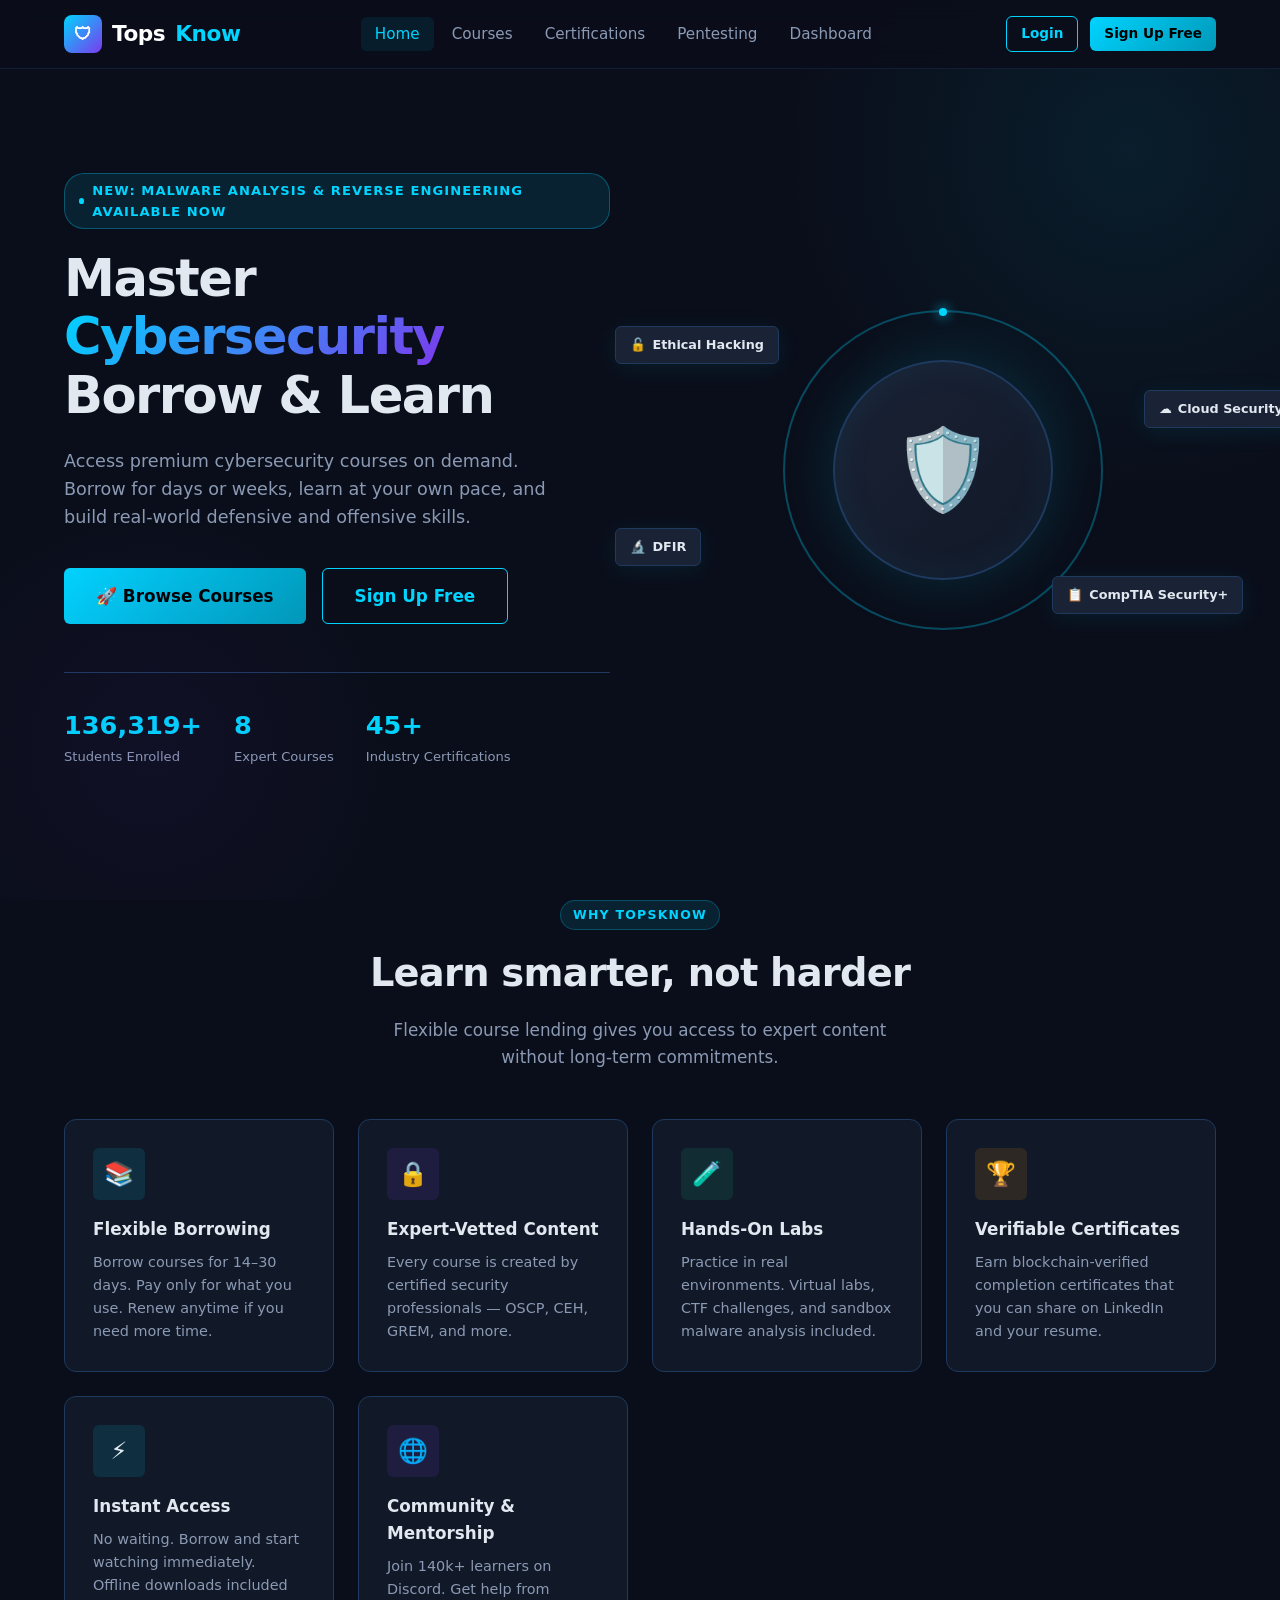
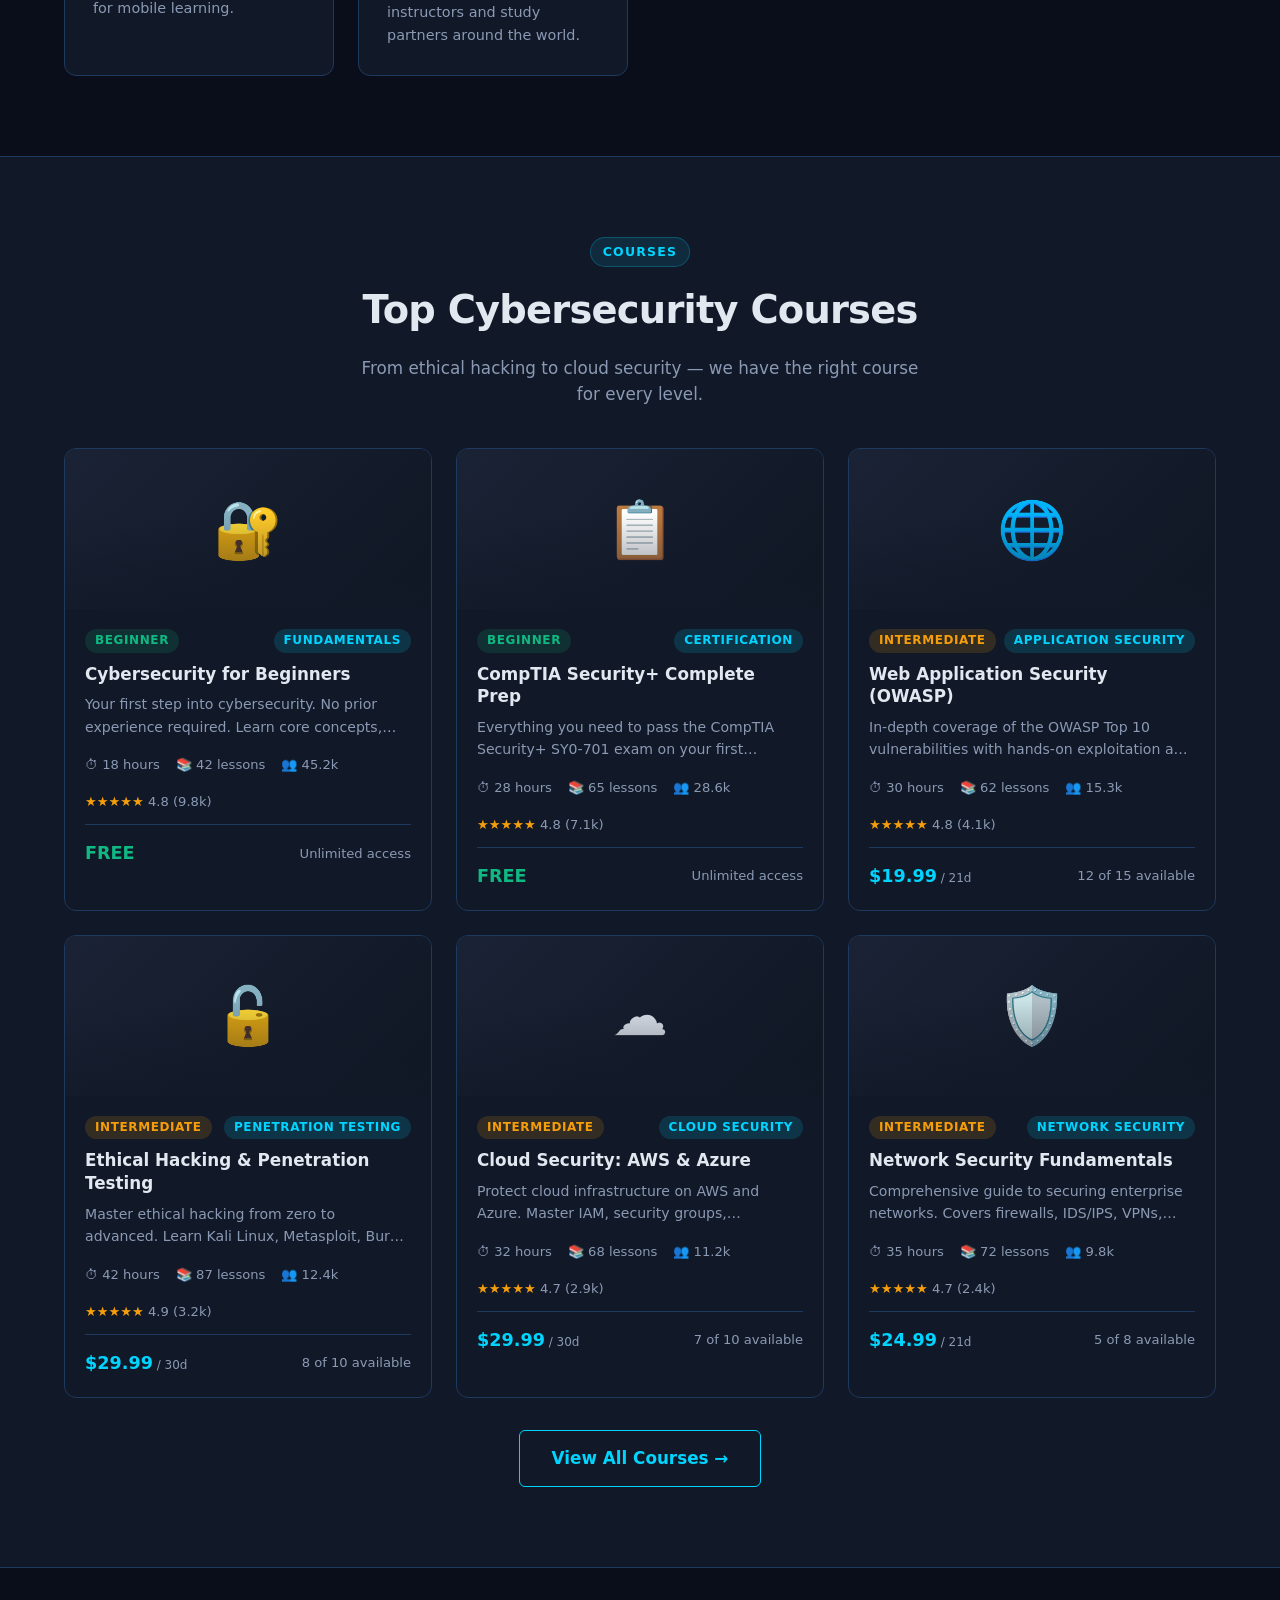
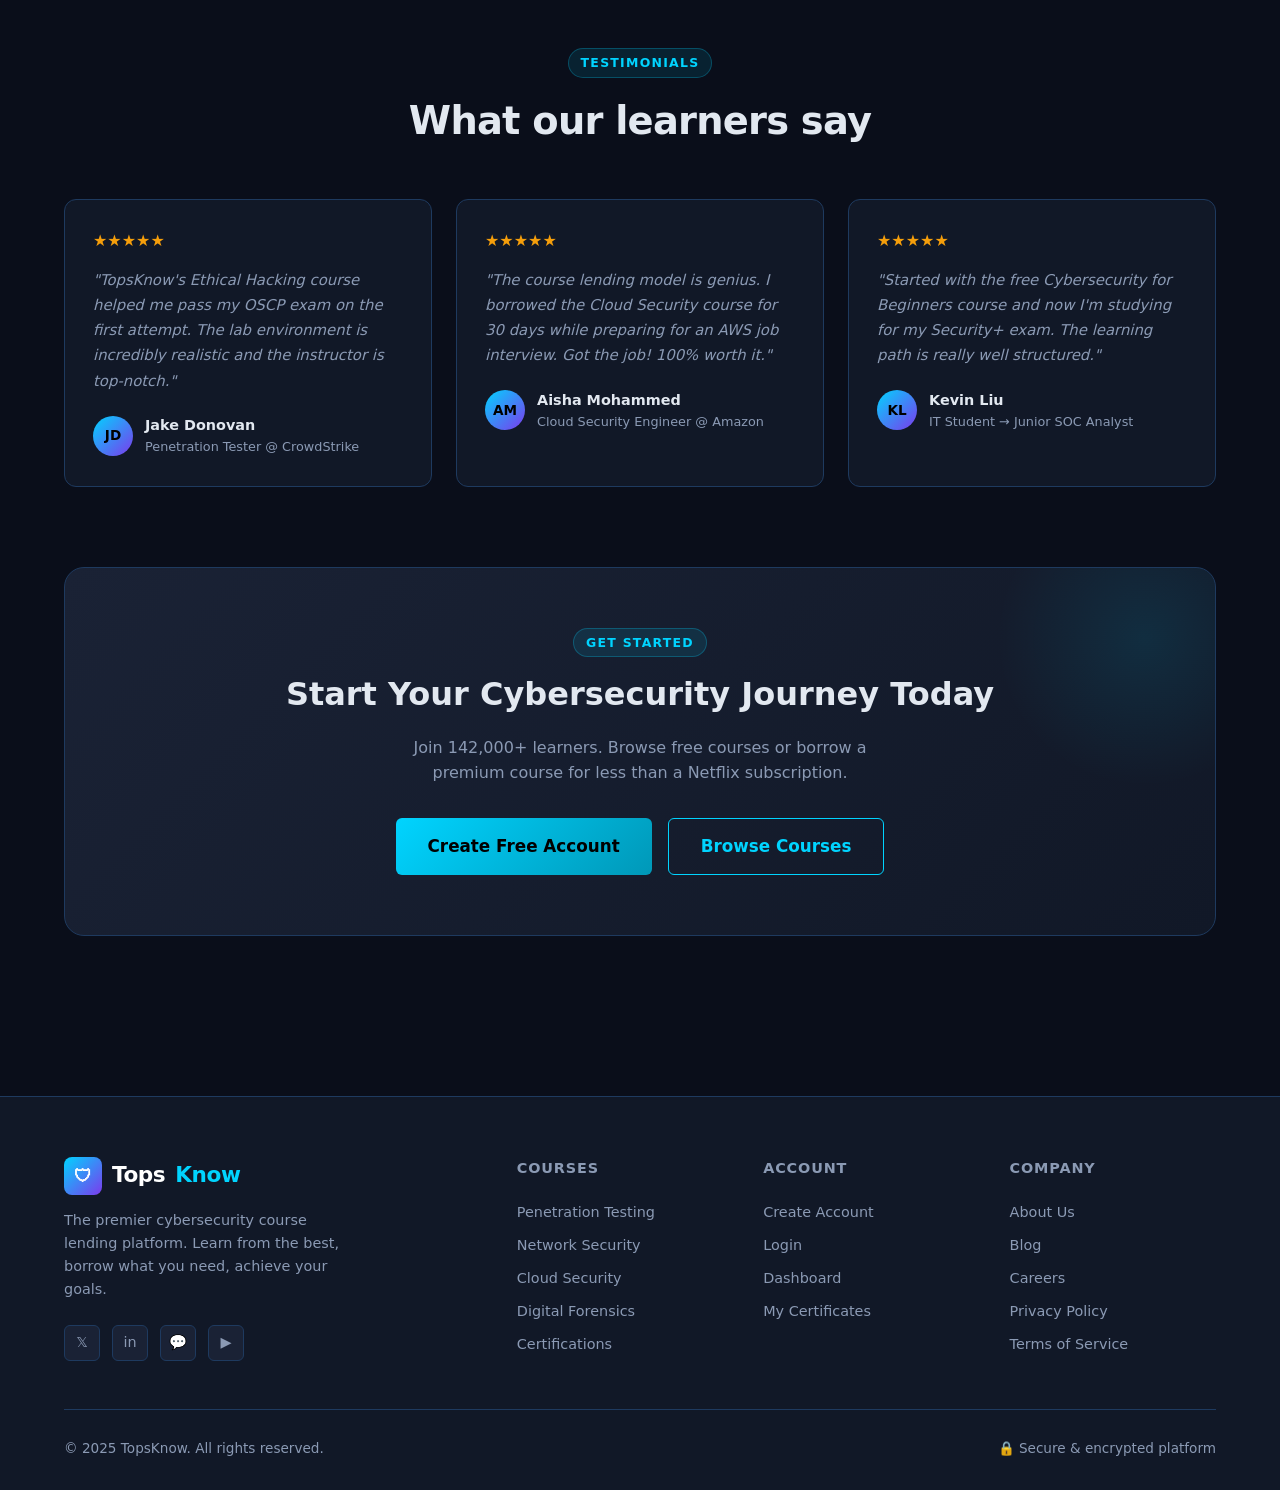
<file: index.html>
<!DOCTYPE html>
<html lang="en">
<head>
  <meta charset="UTF-8" />
  <meta name="viewport" content="width=device-width, initial-scale=1.0" />
  <title>TopsKnow – Cybersecurity Course Lending Platform</title>
  <meta name="description" content="Borrow and learn from industry-leading cybersecurity courses. Ethical hacking, cloud security, DFIR, and more." />
  <link rel="stylesheet" href="css/styles.css" />
</head>
<body>

<!-- ===== NAVBAR ===== -->
<nav id="navbar">
  <div class="container">
    <div class="nav-inner">
      <a href="index.html" class="nav-logo">
        <div class="logo-icon">🛡</div>
        Tops<span>Know</span>
      </a>
      <ul class="nav-links">
        <li><a href="index.html" class="active">Home</a></li>
        <li><a href="courses.html">Courses</a></li>
        <li><a href="courses.html?category=Certification">Certifications</a></li>
        <li><a href="courses.html?category=Penetration+Testing">Pentesting</a></li>
        <li><a href="dashboard.html">Dashboard</a></li>
      </ul>
      <button class="hamburger" aria-label="Menu">
        <span></span><span></span><span></span>
      </button>
      <div class="nav-actions">
        <!-- Populated by app.js -->
      </div>
    </div>
  </div>
</nav>

<!-- ===== HERO ===== -->
<section class="hero">
  <div class="container">
    <div class="hero-grid">
      <div class="hero-content">
        <div class="hero-tag">
          <span class="dot"></span>
          New: Malware Analysis & Reverse Engineering available now
        </div>
        <h1>
          Master<br/>
          <span class="highlight">Cybersecurity</span><br/>
          Borrow &amp; Learn
        </h1>
        <p>
          Access premium cybersecurity courses on demand. Borrow for days or weeks,
          learn at your own pace, and build real-world defensive and offensive skills.
        </p>
        <div class="hero-actions">
          <a href="courses.html" class="btn btn-primary btn-lg">
            🚀 Browse Courses
          </a>
          <a href="register.html" class="btn btn-outline btn-lg">
            Sign Up Free
          </a>
        </div>
        <div class="hero-stats">
          <div>
            <div class="hero-stat-number" data-counter="142000" data-suffix="+">0+</div>
            <div class="hero-stat-label">Students Enrolled</div>
          </div>
          <div>
            <div class="hero-stat-number" data-counter="9" data-suffix="">0</div>
            <div class="hero-stat-label">Expert Courses</div>
          </div>
          <div>
            <div class="hero-stat-number" data-counter="48" data-suffix="+">0+</div>
            <div class="hero-stat-label">Industry Certifications</div>
          </div>
        </div>
      </div>
      <div class="hero-visual">
        <div class="cyber-shield">
          <div class="shield-outer"></div>
          <div class="shield-inner">
            <div class="shield-icon">🛡️</div>
          </div>
        </div>
        <div class="floating-badges">
          <div class="float-badge"><span>🔓</span> Ethical Hacking</div>
          <div class="float-badge"><span>☁️</span> Cloud Security</div>
          <div class="float-badge"><span>🔬</span> DFIR</div>
          <div class="float-badge"><span>📋</span> CompTIA Security+</div>
        </div>
      </div>
    </div>
  </div>
</section>

<!-- ===== FEATURES ===== -->
<section class="section" style="padding-top:0">
  <div class="container">
    <div class="text-center">
      <div class="section-tag">Why TopsKnow</div>
      <h2 class="section-title">Learn smarter, not harder</h2>
      <p class="section-subtitle">Flexible course lending gives you access to expert content without long-term commitments.</p>
    </div>
    <div class="features-grid">
      <div class="feature-card">
        <div class="feature-icon cyan">📚</div>
        <h3>Flexible Borrowing</h3>
        <p>Borrow courses for 14–30 days. Pay only for what you use. Renew anytime if you need more time.</p>
      </div>
      <div class="feature-card">
        <div class="feature-icon purple">🔒</div>
        <h3>Expert-Vetted Content</h3>
        <p>Every course is created by certified security professionals — OSCP, CEH, GREM, and more.</p>
      </div>
      <div class="feature-card">
        <div class="feature-icon green">🧪</div>
        <h3>Hands-On Labs</h3>
        <p>Practice in real environments. Virtual labs, CTF challenges, and sandbox malware analysis included.</p>
      </div>
      <div class="feature-card">
        <div class="feature-icon yellow">🏆</div>
        <h3>Verifiable Certificates</h3>
        <p>Earn blockchain-verified completion certificates that you can share on LinkedIn and your resume.</p>
      </div>
      <div class="feature-card">
        <div class="feature-icon cyan">⚡</div>
        <h3>Instant Access</h3>
        <p>No waiting. Borrow and start watching immediately. Offline downloads included for mobile learning.</p>
      </div>
      <div class="feature-card">
        <div class="feature-icon purple">🌐</div>
        <h3>Community &amp; Mentorship</h3>
        <p>Join 140k+ learners on Discord. Get help from instructors and study partners around the world.</p>
      </div>
    </div>
  </div>
</section>

<!-- ===== FEATURED COURSES ===== -->
<section class="section" style="background:var(--color-surface); border-top:1px solid var(--color-border); border-bottom:1px solid var(--color-border)">
  <div class="container">
    <div class="text-center">
      <div class="section-tag">Courses</div>
      <h2 class="section-title">Top Cybersecurity Courses</h2>
      <p class="section-subtitle">From ethical hacking to cloud security — we have the right course for every level.</p>
    </div>
    <div class="courses-grid" id="featured-courses">
      <!-- Rendered by JS -->
    </div>
    <div class="text-center mt-4">
      <a href="courses.html" class="btn btn-outline btn-lg">View All Courses →</a>
    </div>
  </div>
</section>

<!-- ===== TESTIMONIALS ===== -->
<section class="section">
  <div class="container">
    <div class="text-center">
      <div class="section-tag">Testimonials</div>
      <h2 class="section-title">What our learners say</h2>
    </div>
    <div class="testimonials-grid">
      <div class="testimonial-card">
        <div class="testimonial-stars">★★★★★</div>
        <p class="testimonial-text">"TopsKnow's Ethical Hacking course helped me pass my OSCP exam on the first attempt. The lab environment is incredibly realistic and the instructor is top-notch."</p>
        <div class="testimonial-author">
          <div class="testimonial-avatar">JD</div>
          <div>
            <div class="testimonial-name">Jake Donovan</div>
            <div class="testimonial-role">Penetration Tester @ CrowdStrike</div>
          </div>
        </div>
      </div>
      <div class="testimonial-card">
        <div class="testimonial-stars">★★★★★</div>
        <p class="testimonial-text">"The course lending model is genius. I borrowed the Cloud Security course for 30 days while preparing for an AWS job interview. Got the job! 100% worth it."</p>
        <div class="testimonial-author">
          <div class="testimonial-avatar">AM</div>
          <div>
            <div class="testimonial-name">Aisha Mohammed</div>
            <div class="testimonial-role">Cloud Security Engineer @ Amazon</div>
          </div>
        </div>
      </div>
      <div class="testimonial-card">
        <div class="testimonial-stars">★★★★★</div>
        <p class="testimonial-text">"Started with the free Cybersecurity for Beginners course and now I'm studying for my Security+ exam. The learning path is really well structured."</p>
        <div class="testimonial-author">
          <div class="testimonial-avatar">KL</div>
          <div>
            <div class="testimonial-name">Kevin Liu</div>
            <div class="testimonial-role">IT Student → Junior SOC Analyst</div>
          </div>
        </div>
      </div>
    </div>
  </div>
</section>

<!-- ===== CTA ===== -->
<section class="section" style="padding-top:0">
  <div class="container">
    <div class="cta-banner">
      <div class="section-tag">Get Started</div>
      <h2>Start Your Cybersecurity Journey Today</h2>
      <p>Join 142,000+ learners. Browse free courses or borrow a premium course for less than a Netflix subscription.</p>
      <div style="display:flex;gap:16px;justify-content:center;flex-wrap:wrap">
        <a href="register.html" class="btn btn-primary btn-lg">Create Free Account</a>
        <a href="courses.html" class="btn btn-outline btn-lg">Browse Courses</a>
      </div>
    </div>
  </div>
</section>

<!-- ===== FOOTER ===== -->
<footer>
  <div class="container">
    <div class="footer-grid">
      <div class="footer-brand">
        <a href="index.html" class="nav-logo" style="margin-bottom:0">
          <div class="logo-icon">🛡</div>
          Tops<span>Know</span>
        </a>
        <p>The premier cybersecurity course lending platform. Learn from the best, borrow what you need, achieve your goals.</p>
        <div class="social-links mt-3">
          <a href="#" class="social-link" aria-label="Twitter">𝕏</a>
          <a href="#" class="social-link" aria-label="LinkedIn">in</a>
          <a href="#" class="social-link" aria-label="Discord">💬</a>
          <a href="#" class="social-link" aria-label="YouTube">▶</a>
        </div>
      </div>
      <div class="footer-col">
        <h4>Courses</h4>
        <a href="courses.html?category=Penetration+Testing">Penetration Testing</a>
        <a href="courses.html?category=Network+Security">Network Security</a>
        <a href="courses.html?category=Cloud+Security">Cloud Security</a>
        <a href="courses.html?category=DFIR">Digital Forensics</a>
        <a href="courses.html?category=Certification">Certifications</a>
      </div>
      <div class="footer-col">
        <h4>Account</h4>
        <a href="register.html">Create Account</a>
        <a href="login.html">Login</a>
        <a href="dashboard.html">Dashboard</a>
        <a href="#">My Certificates</a>
      </div>
      <div class="footer-col">
        <h4>Company</h4>
        <a href="#">About Us</a>
        <a href="#">Blog</a>
        <a href="#">Careers</a>
        <a href="#">Privacy Policy</a>
        <a href="#">Terms of Service</a>
      </div>
    </div>
    <div class="footer-bottom">
      <span>© 2025 TopsKnow. All rights reserved.</span>
      <span>🔒 Secure &amp; encrypted platform</span>
    </div>
  </div>
</footer>

<script src="js/courses.js"></script>
<script src="js/app.js"></script>
<script>
  // Render featured courses (first 6)
  document.addEventListener('DOMContentLoaded', () => {
    const container = document.getElementById('featured-courses');
    const featured = filterCourses({ sortBy: 'popular' }).slice(0, 6);
    container.innerHTML = featured.map(buildCourseCard).join('');
  });
</script>
</body>
</html>
</file>
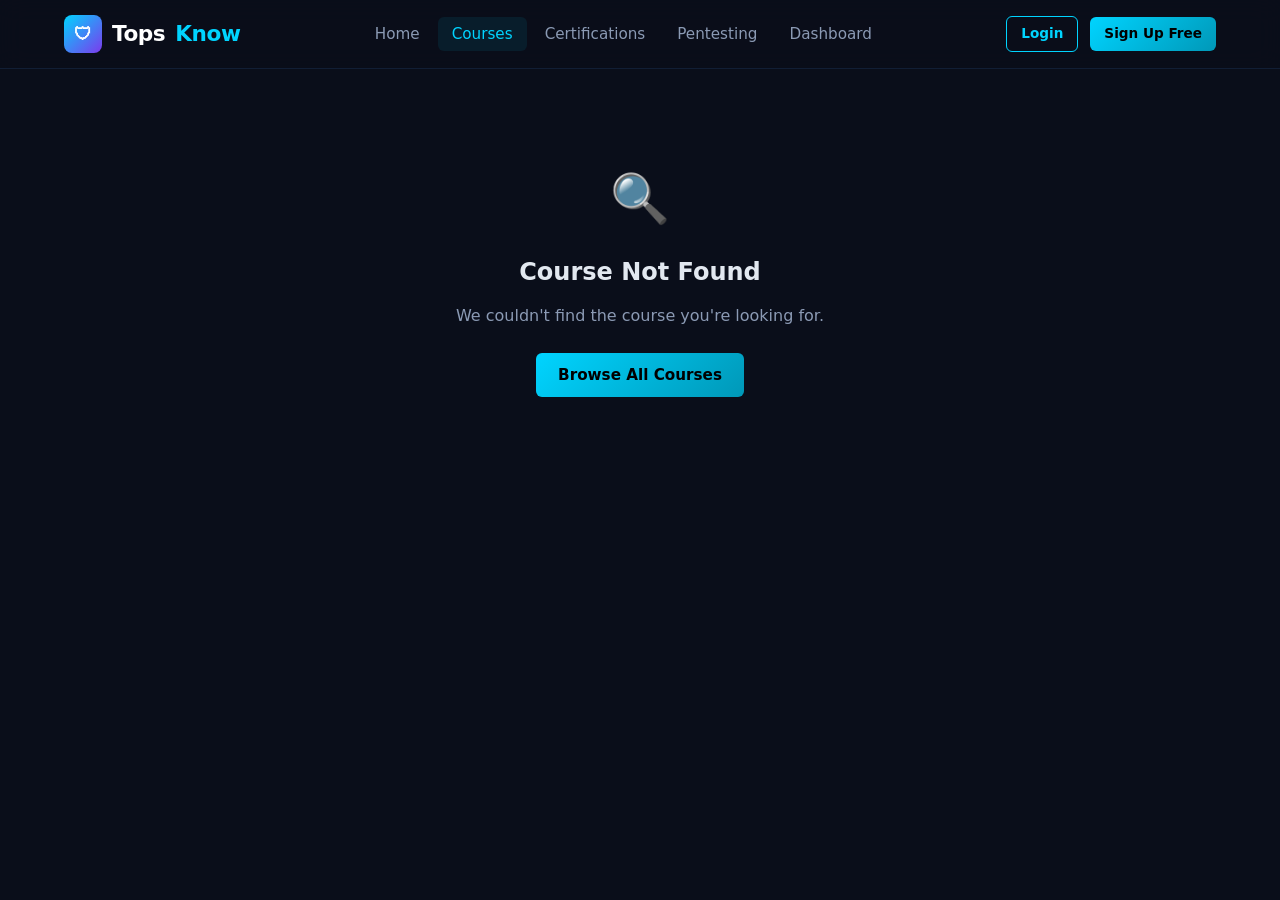
<file: course-detail.html>
<!DOCTYPE html>
<html lang="en">
<head>
  <meta charset="UTF-8" />
  <meta name="viewport" content="width=device-width, initial-scale=1.0" />
  <title>Course Detail – TopsKnow Cybersecurity</title>
  <link rel="stylesheet" href="css/styles.css" />
</head>
<body>

<!-- ===== NAVBAR ===== -->
<nav id="navbar">
  <div class="container">
    <div class="nav-inner">
      <a href="index.html" class="nav-logo">
        <div class="logo-icon">🛡</div>
        Tops<span>Know</span>
      </a>
      <ul class="nav-links">
        <li><a href="index.html">Home</a></li>
        <li><a href="courses.html" class="active">Courses</a></li>
        <li><a href="courses.html?category=Certification">Certifications</a></li>
        <li><a href="courses.html?category=Penetration+Testing">Pentesting</a></li>
        <li><a href="dashboard.html">Dashboard</a></li>
      </ul>
      <button class="hamburger" aria-label="Menu">
        <span></span><span></span><span></span>
      </button>
      <div class="nav-actions"></div>
    </div>
  </div>
</nav>

<!-- ===== CONTENT (rendered by JS) ===== -->
<div id="page-content">
  <!-- Skeleton -->
  <div class="course-detail-hero">
    <div class="container">
      <div style="height:320px;display:flex;align-items:center;justify-content:center;color:var(--color-text-muted)">
        <div class="loader"></div>
      </div>
    </div>
  </div>
</div>

<script src="js/courses.js"></script>
<script src="js/app.js"></script>
<script>
  function renderCourseDetail(course) {
    if (!course) {
      document.getElementById('page-content').innerHTML = `
        <div style="padding:160px 0;text-align:center">
          <div style="font-size:3rem;margin-bottom:16px">🔍</div>
          <h2 style="margin-bottom:12px">Course Not Found</h2>
          <p style="color:var(--color-text-muted);margin-bottom:24px">We couldn't find the course you're looking for.</p>
          <a href="courses.html" class="btn btn-primary">Browse All Courses</a>
        </div>`;
      return;
    }

    document.title = `${course.title} – TopsKnow`;
    const levelClass = course.level === 'Beginner' ? 'success' : course.level === 'Advanced' ? 'danger' : 'warning';
    const enrolled = typeof Enrollment !== 'undefined' && Enrollment.isEnrolled(course.id);
    const priceLabel = course.price === 0 ? 'FREE' : `$${course.price}`;
    const priceSub   = course.price === 0 ? 'Unlimited access' : `${course.lendDays}-day borrow period`;

    // Availability
    let availHtml = '';
    if (course.price === 0) {
      availHtml = `<p class="enroll-availability" style="color:var(--color-success)">✅ Unlimited seats available</p>`;
    } else if (course.available === 0) {
      availHtml = `<p class="enroll-availability" style="color:var(--color-danger)">⛔ Fully booked – join waitlist</p>`;
    } else if (course.available <= 3) {
      availHtml = `<p class="enroll-availability" style="color:var(--color-warning)">⚠️ Only ${course.available} seat${course.available===1?'':'s'} left!</p>`;
    } else {
      availHtml = `<p class="enroll-availability">${course.available} of ${course.totalSeats} seats available</p>`;
    }

    const enrollBtnHtml = enrolled
      ? `<a href="dashboard.html" class="btn btn-primary btn-full btn-lg">▶ Continue Learning</a>`
      : course.available === 0
        ? `<button class="btn btn-outline btn-full btn-lg" onclick="joinWaitlist(${course.id})">Join Waitlist</button>`
        : `<button class="btn btn-primary btn-full btn-lg" id="enroll-btn" onclick="handleEnroll(${course.id})">
            ${course.price === 0 ? '🚀 Enroll Free' : `🔓 Borrow for ${priceLabel}`}
           </button>`;

    const modulesHtml = course.modules.map((mod, mi) => `
      <div class="module${mi === 0 ? ' open' : ''}" id="module-${mi}">
        <div class="module-header" onclick="toggleModule(${mi})">
          <div>
            <div class="module-title">${mod.title}</div>
            <div class="module-meta">${mod.lessons.length} lessons</div>
          </div>
          <span class="module-chevron">▼</span>
        </div>
        <ul class="module-lessons">
          ${mod.lessons.map((lesson, li) => `
            <li class="lesson-item">
              <span class="lesson-icon">${mod.free.includes(li) ? '▶' : '🔒'}</span>
              <span>${lesson}</span>
              ${mod.free.includes(li) ? '<span class="lesson-free badge badge-success">Free</span>' : ''}
            </li>`).join('')}
        </ul>
      </div>`).join('');

    const tagsHtml = course.tags.map(t => `<span class="tag">${t}</span>`).join('');

    document.getElementById('page-content').innerHTML = `
      <!-- Course Hero -->
      <div class="course-detail-hero">
        <div class="container">
          <p class="course-breadcrumb">
            <a href="index.html">Home</a> › <a href="courses.html">Courses</a> › <a href="courses.html?category=${encodeURIComponent(course.category)}">${course.category}</a>
          </p>
          <div class="course-detail-grid">
            <div>
              <div style="display:flex;gap:10px;margin-bottom:14px;flex-wrap:wrap">
                <span class="badge badge-${levelClass}">${course.level}</span>
                <span class="badge badge-primary">${course.category}</span>
                ${course.isNew ? '<span class="badge badge-success">New</span>' : ''}
              </div>
              <h1 class="course-detail-title">${course.title}</h1>
              <p style="color:var(--color-text-muted);font-size:1.05rem;max-width:640px">${course.description}</p>
              <div class="course-detail-meta">
                <span>⏱ ${course.duration}</span>
                <span>📚 ${course.lessons} lessons</span>
                <span>👥 ${course.students.toLocaleString()} students</span>
                <span>⭐ ${course.rating} (${course.reviews.toLocaleString()} reviews)</span>
              </div>
              <div style="margin:12px 0;display:flex;gap:8px;flex-wrap:wrap">${tagsHtml}</div>
              <div class="instructor-info">
                <div class="instructor-avatar">${course.instructor.charAt(0)}</div>
                <div>
                  <div class="instructor-name">${course.instructor}</div>
                  <div class="instructor-role">${course.instructorRole}</div>
                </div>
              </div>
            </div>

            <!-- Enroll Card -->
            <div class="enroll-card" id="enroll-card">
              <div class="course-emoji">${course.emoji}</div>
              <div class="enroll-price ${course.price === 0 ? 'free' : ''}">${priceLabel}</div>
              <p style="text-align:center;font-size:0.85rem;color:var(--color-text-muted);margin-bottom:4px">${priceSub}</p>
              ${availHtml}
              ${enrollBtnHtml}
              <ul class="enroll-features mt-3">
                ${course.includes.map(item => `<li><span class="check">✓</span>${item}</li>`).join('')}
              </ul>
              <p style="font-size:0.78rem;color:var(--color-text-muted);text-align:center;margin-top:12px">
                🔒 Secure checkout · 7-day money-back guarantee
              </p>
            </div>
          </div>
        </div>
      </div>

      <!-- Curriculum -->
      <section class="section">
        <div class="container">
          <div class="curriculum-section">
            <h2>Course Curriculum</h2>
            <p style="color:var(--color-text-muted);margin-bottom:24px">
              ${course.modules.length} modules · ${course.lessons} lessons · ${course.duration} total
            </p>
            ${modulesHtml}
          </div>

          <!-- More info -->
          <div style="margin-top:48px;display:grid;grid-template-columns:repeat(auto-fit,minmax(260px,1fr));gap:24px">
            <div class="feature-card">
              <div class="feature-icon green">🎯</div>
              <h3>Who this course is for</h3>
              <p style="font-size:0.88rem">
                ${course.level === 'Beginner' ? 'Anyone new to cybersecurity looking to start their journey.' :
                  course.level === 'Intermediate' ? 'Security professionals looking to deepen their expertise.' :
                  'Experienced practitioners wanting to master advanced techniques.'}
              </p>
            </div>
            <div class="feature-card">
              <div class="feature-icon cyan">📋</div>
              <h3>Prerequisites</h3>
              <p style="font-size:0.88rem">
                ${course.level === 'Beginner' ? 'No prior experience needed. Basic computer literacy sufficient.' :
                  course.level === 'Intermediate' ? 'Basic networking and Linux knowledge recommended.' :
                  'Strong networking fundamentals and scripting experience required.'}
              </p>
            </div>
            <div class="feature-card">
              <div class="feature-icon purple">🏆</div>
              <h3>What you'll achieve</h3>
              <p style="font-size:0.88rem">Earn a verifiable certificate of completion to share on LinkedIn and add to your resume.</p>
            </div>
          </div>
        </div>
      </section>

      <!-- Footer -->
      <footer>
        <div class="container">
          <div class="footer-bottom">
            <span>© 2025 TopsKnow. All rights reserved.</span>
            <a href="courses.html" style="color:var(--color-primary)">← Back to Courses</a>
          </div>
        </div>
      </footer>`;

    // Re-init animations
    setTimeout(() => initAnimations(), 100);
  }

  function toggleModule(index) {
    const mod = document.getElementById(`module-${index}`);
    if (mod) mod.classList.toggle('open');
  }

  function handleEnroll(courseId) {
    const user = Auth.getUser();
    if (!user) {
      Toast.show('Please log in to borrow this course.', 'info');
      setTimeout(() => { window.location.href = 'login.html'; }, 1500);
      return;
    }
    const course = getCourseById(courseId);
    if (!course) return;
    const btn = document.getElementById('enroll-btn');
    if (btn) {
      btn.disabled = true;
      btn.innerHTML = '<span class="loader"></span> Processing…';
    }
    setTimeout(() => {
      const success = Enrollment.enroll(course);
      if (success) {
        Toast.show(`🎉 You've successfully borrowed "${course.title}"!`, 'success', 4000);
        setTimeout(() => renderCourseDetail(course), 400);
      } else {
        Toast.show('You are already enrolled in this course.', 'info');
        if (btn) { btn.disabled = false; btn.innerHTML = 'Already Enrolled'; }
      }
    }, 900);
  }

  function joinWaitlist(courseId) {
    const user = Auth.getUser();
    if (!user) {
      Toast.show('Please log in to join the waitlist.', 'info');
      setTimeout(() => { window.location.href = 'login.html'; }, 1500);
      return;
    }
    Toast.show('✅ You have been added to the waitlist. We\'ll email you when a seat opens.', 'success', 5000);
  }

  // Load course on page ready
  document.addEventListener('DOMContentLoaded', () => {
    const params = new URLSearchParams(window.location.search);
    const id = params.get('id');
    const course = getCourseById(id);
    renderCourseDetail(course);
  });
</script>
</body>
</html>
</file>
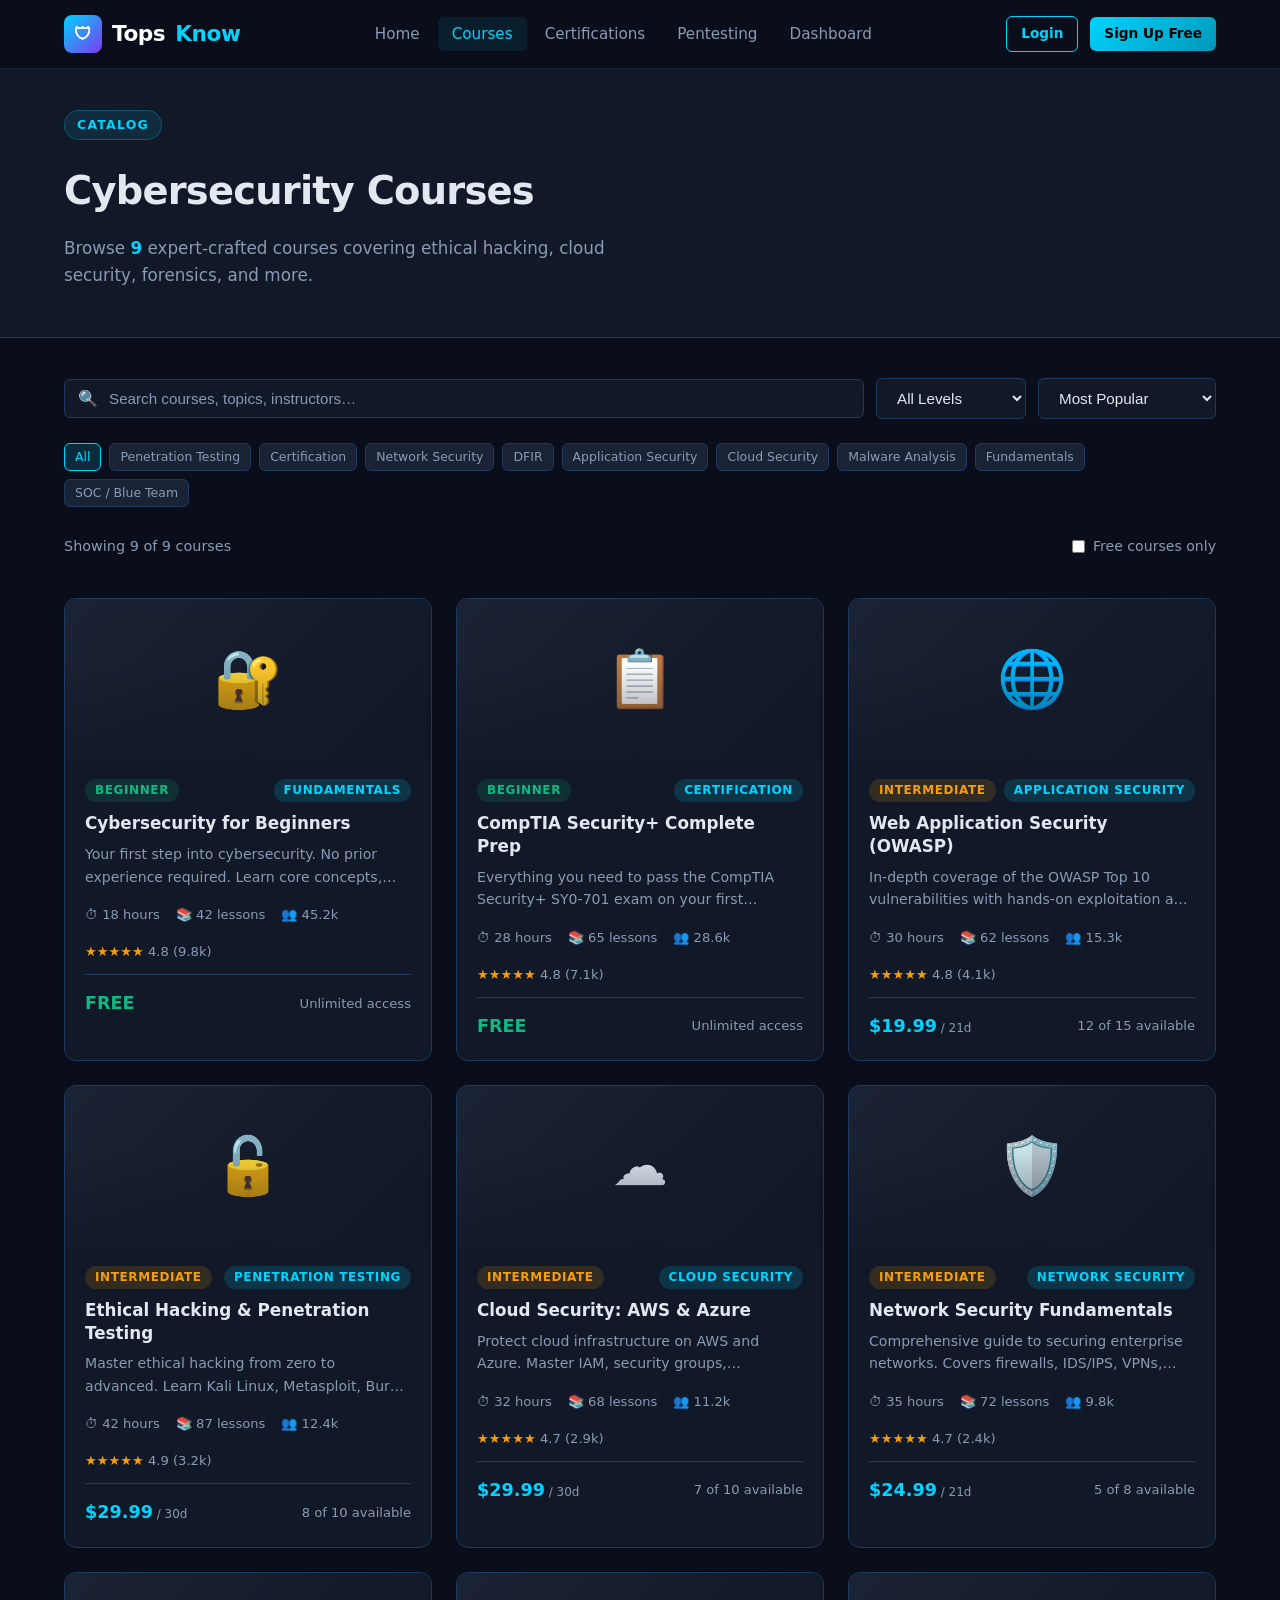
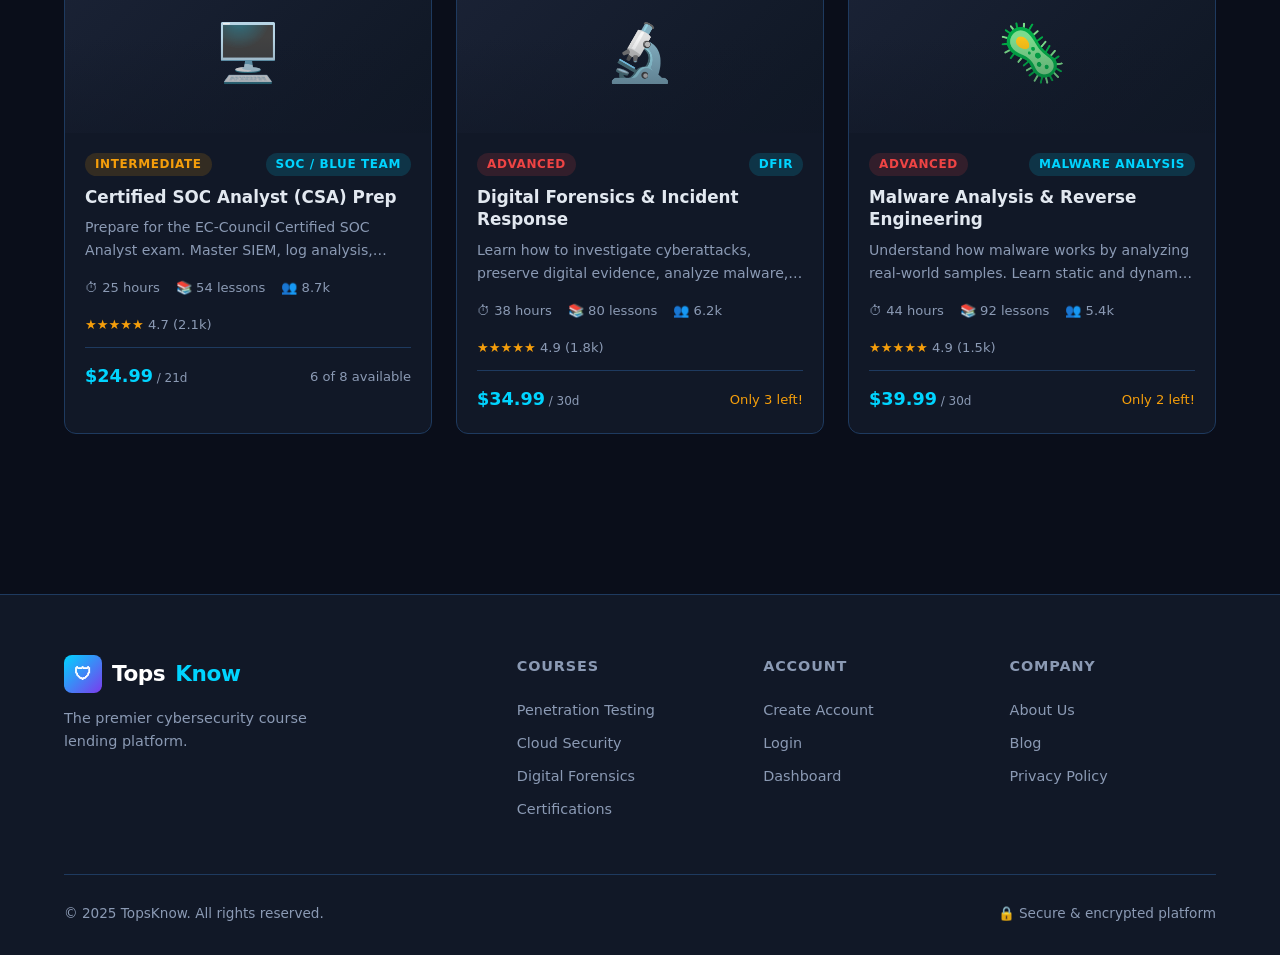
<file: courses.html>
<!DOCTYPE html>
<html lang="en">
<head>
  <meta charset="UTF-8" />
  <meta name="viewport" content="width=device-width, initial-scale=1.0" />
  <title>Courses – TopsKnow Cybersecurity</title>
  <meta name="description" content="Browse all cybersecurity courses. Filter by category, level, and price." />
  <link rel="stylesheet" href="css/styles.css" />
</head>
<body>

<!-- ===== NAVBAR ===== -->
<nav id="navbar">
  <div class="container">
    <div class="nav-inner">
      <a href="index.html" class="nav-logo">
        <div class="logo-icon">🛡</div>
        Tops<span>Know</span>
      </a>
      <ul class="nav-links">
        <li><a href="index.html">Home</a></li>
        <li><a href="courses.html" class="active">Courses</a></li>
        <li><a href="courses.html?category=Certification">Certifications</a></li>
        <li><a href="courses.html?category=Penetration+Testing">Pentesting</a></li>
        <li><a href="dashboard.html">Dashboard</a></li>
      </ul>
      <button class="hamburger" aria-label="Menu">
        <span></span><span></span><span></span>
      </button>
      <div class="nav-actions"></div>
    </div>
  </div>
</nav>

<!-- ===== PAGE HEADER ===== -->
<div style="padding:110px 0 48px;background:var(--color-surface);border-bottom:1px solid var(--color-border)">
  <div class="container">
    <div class="section-tag">Catalog</div>
    <h1 class="section-title" style="margin-top:8px">Cybersecurity Courses</h1>
    <p style="color:var(--color-text-muted);font-size:1.05rem;max-width:560px">
      Browse <span id="total-count" style="color:var(--color-primary);font-weight:700">9</span> expert-crafted courses
      covering ethical hacking, cloud security, forensics, and more.
    </p>
  </div>
</div>

<!-- ===== MAIN CONTENT ===== -->
<main class="section" style="padding-top:40px">
  <div class="container">

    <!-- Search & Filters -->
    <div class="search-bar">
      <div class="search-input-wrap">
        <span class="search-icon">🔍</span>
        <input type="search" id="search-input" placeholder="Search courses, topics, instructors…" autocomplete="off" />
      </div>
      <select class="filter-select" id="level-filter">
        <option value="All Levels">All Levels</option>
        <option value="Beginner">Beginner</option>
        <option value="Intermediate">Intermediate</option>
        <option value="Advanced">Advanced</option>
      </select>
      <select class="filter-select" id="sort-filter">
        <option value="popular">Most Popular</option>
        <option value="rating">Highest Rated</option>
        <option value="newest">Newest First</option>
        <option value="price-asc">Price: Low to High</option>
        <option value="price-desc">Price: High to Low</option>
      </select>
    </div>

    <!-- Category tags -->
    <div class="filter-tags" id="category-tags">
      <!-- Rendered by JS -->
    </div>

    <!-- Results info -->
    <div style="display:flex;align-items:center;justify-content:space-between;margin-bottom:20px;flex-wrap:wrap;gap:12px">
      <span style="color:var(--color-text-muted);font-size:0.9rem" id="results-info">Showing all 9 courses</span>
      <label style="display:flex;align-items:center;gap:8px;font-size:0.88rem;color:var(--color-text-muted);cursor:pointer">
        <input type="checkbox" id="free-only" style="accent-color:var(--color-primary)"> Free courses only
      </label>
    </div>

    <!-- Grid -->
    <div class="courses-grid" id="courses-grid">
      <!-- Rendered by JS -->
    </div>

    <!-- Empty state -->
    <div id="empty-state" class="hidden text-center" style="padding:80px 0">
      <div style="font-size:3rem;margin-bottom:16px">🔍</div>
      <h3 style="font-size:1.3rem;margin-bottom:8px">No courses found</h3>
      <p style="color:var(--color-text-muted)">Try a different search term or clear your filters.</p>
      <button class="btn btn-outline mt-3" onclick="clearFilters()">Clear All Filters</button>
    </div>

  </div>
</main>

<!-- ===== FOOTER ===== -->
<footer>
  <div class="container">
    <div class="footer-grid">
      <div class="footer-brand">
        <a href="index.html" class="nav-logo">
          <div class="logo-icon">🛡</div>
          Tops<span>Know</span>
        </a>
        <p>The premier cybersecurity course lending platform.</p>
      </div>
      <div class="footer-col">
        <h4>Courses</h4>
        <a href="courses.html?category=Penetration+Testing">Penetration Testing</a>
        <a href="courses.html?category=Cloud+Security">Cloud Security</a>
        <a href="courses.html?category=DFIR">Digital Forensics</a>
        <a href="courses.html?category=Certification">Certifications</a>
      </div>
      <div class="footer-col">
        <h4>Account</h4>
        <a href="register.html">Create Account</a>
        <a href="login.html">Login</a>
        <a href="dashboard.html">Dashboard</a>
      </div>
      <div class="footer-col">
        <h4>Company</h4>
        <a href="#">About Us</a>
        <a href="#">Blog</a>
        <a href="#">Privacy Policy</a>
      </div>
    </div>
    <div class="footer-bottom">
      <span>© 2025 TopsKnow. All rights reserved.</span>
      <span>🔒 Secure &amp; encrypted platform</span>
    </div>
  </div>
</footer>

<script src="js/courses.js"></script>
<script src="js/app.js"></script>
<script>
  let currentCategory = 'All';
  let currentLevel    = 'All Levels';
  let currentSort     = 'popular';
  let currentSearch   = '';
  let freeOnly        = false;

  function getState() {
    return { search: currentSearch, category: currentCategory, level: currentLevel, sortBy: currentSort };
  }

  function renderCategories() {
    const container = document.getElementById('category-tags');
    container.innerHTML = CATEGORIES.map(cat =>
      `<span class="tag${cat === currentCategory ? ' active' : ''}" onclick="setCategory('${cat}')">${cat}</span>`
    ).join('');
  }

  function setCategory(cat) {
    currentCategory = cat;
    renderCategories();
    renderCourses();
  }

  function renderCourses() {
    let results = filterCourses(getState());
    if (freeOnly) results = results.filter(c => c.price === 0);

    const grid = document.getElementById('courses-grid');
    const empty = document.getElementById('empty-state');
    const info  = document.getElementById('results-info');

    if (results.length === 0) {
      grid.innerHTML = '';
      empty.classList.remove('hidden');
      info.textContent = 'No courses found';
    } else {
      empty.classList.add('hidden');
      grid.innerHTML = results.map(buildCourseCard).join('');
      info.textContent = `Showing ${results.length} of ${COURSES.length} courses`;
      setTimeout(() => {
        document.querySelectorAll('.course-card').forEach((el, i) => {
          el.style.opacity = '0';
          el.style.transform = 'translateY(16px)';
          el.style.transition = `opacity 0.4s ease ${i * 0.05}s, transform 0.4s ease ${i * 0.05}s`;
          requestAnimationFrame(() => {
            el.style.opacity = '1';
            el.style.transform = 'translateY(0)';
          });
        });
      }, 10);
    }
  }

  function clearFilters() {
    currentCategory = 'All';
    currentLevel    = 'All Levels';
    currentSort     = 'popular';
    currentSearch   = '';
    freeOnly        = false;
    document.getElementById('search-input').value = '';
    document.getElementById('level-filter').value = 'All Levels';
    document.getElementById('sort-filter').value   = 'popular';
    document.getElementById('free-only').checked   = false;
    renderCategories();
    renderCourses();
  }

  document.addEventListener('DOMContentLoaded', () => {
    // Handle URL params
    const params = new URLSearchParams(window.location.search);
    if (params.has('category')) {
      const cat = decodeURIComponent(params.get('category'));
      if (CATEGORIES.includes(cat)) currentCategory = cat;
    }

    renderCategories();
    renderCourses();

    const searchInput = document.getElementById('search-input');
    let debounce;
    searchInput.addEventListener('input', () => {
      clearTimeout(debounce);
      debounce = setTimeout(() => {
        currentSearch = searchInput.value.trim();
        renderCourses();
      }, 280);
    });

    document.getElementById('level-filter').addEventListener('change', (e) => {
      currentLevel = e.target.value;
      renderCourses();
    });

    document.getElementById('sort-filter').addEventListener('change', (e) => {
      currentSort = e.target.value;
      renderCourses();
    });

    document.getElementById('free-only').addEventListener('change', (e) => {
      freeOnly = e.target.checked;
      renderCourses();
    });
  });
</script>
</body>
</html>
</file>
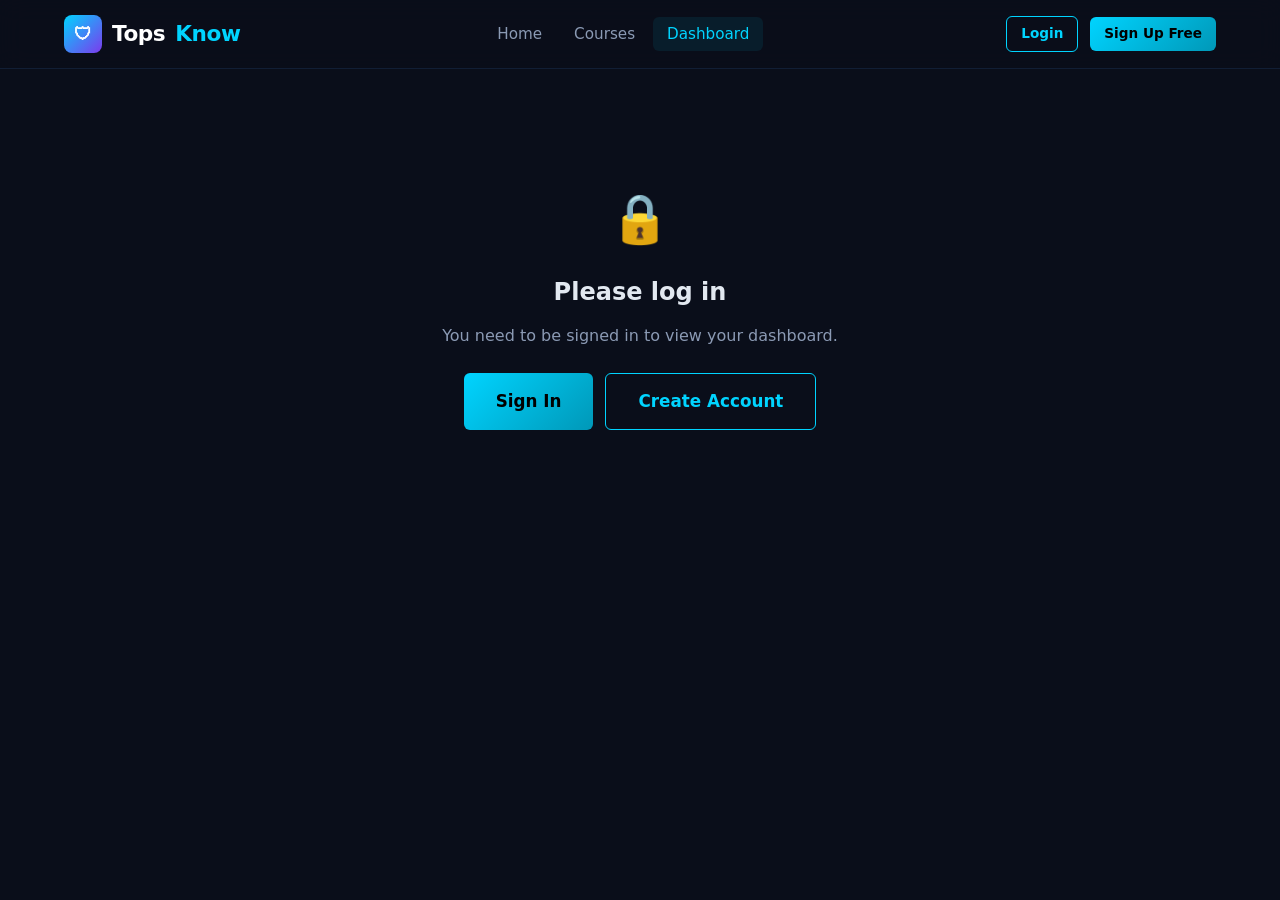
<file: dashboard.html>
<!DOCTYPE html>
<html lang="en">
<head>
  <meta charset="UTF-8" />
  <meta name="viewport" content="width=device-width, initial-scale=1.0" />
  <title>Dashboard – TopsKnow Cybersecurity</title>
  <link rel="stylesheet" href="css/styles.css" />
</head>
<body>

<!-- ===== NAVBAR ===== -->
<nav id="navbar">
  <div class="container">
    <div class="nav-inner">
      <a href="index.html" class="nav-logo">
        <div class="logo-icon">🛡</div>
        Tops<span>Know</span>
      </a>
      <ul class="nav-links">
        <li><a href="index.html">Home</a></li>
        <li><a href="courses.html">Courses</a></li>
        <li><a href="dashboard.html" class="active">Dashboard</a></li>
      </ul>
      <button class="hamburger" aria-label="Menu">
        <span></span><span></span><span></span>
      </button>
      <div class="nav-actions"></div>
    </div>
  </div>
</nav>

<!-- ===== DASHBOARD CONTENT ===== -->
<main class="dashboard-page">
  <div class="container" id="dashboard-root">
    <!-- Rendered by JS -->
    <div style="text-align:center;padding:80px 0">
      <div class="loader"></div>
    </div>
  </div>
</main>

<script src="js/courses.js"></script>
<script src="js/app.js"></script>
<script>
  function getDaysRemaining(dueDateStr) {
    const due  = new Date(dueDateStr);
    const now  = new Date();
    const diff = Math.ceil((due - now) / (1000 * 60 * 60 * 24));
    return diff;
  }

  function dueDateLabel(enrollment) {
    if (!enrollment.dueDate) return '';
    const days = getDaysRemaining(enrollment.dueDate);
    if (days < 0) return `<span class="due-date overdue">Overdue by ${Math.abs(days)}d</span>`;
    if (days === 0) return `<span class="due-date overdue">Due today!</span>`;
    if (days <= 5) return `<span class="due-date">Due in ${days}d</span>`;
    return `<span class="due-date" style="background:rgba(16,185,129,0.1);color:var(--color-success)">${days} days left</span>`;
  }

  function renderDashboard() {
    const user        = Auth.getUser();
    const enrollments = Enrollment.getAll();
    const root        = document.getElementById('dashboard-root');

    if (!user) {
      root.innerHTML = `
        <div style="text-align:center;padding:80px 0">
          <div style="font-size:3rem;margin-bottom:16px">🔒</div>
          <h2 style="margin-bottom:12px">Please log in</h2>
          <p style="color:var(--color-text-muted);margin-bottom:24px">You need to be signed in to view your dashboard.</p>
          <div style="display:flex;gap:12px;justify-content:center">
            <a href="login.html" class="btn btn-primary btn-lg">Sign In</a>
            <a href="register.html" class="btn btn-outline btn-lg">Create Account</a>
          </div>
        </div>`;
      return;
    }

    const userName  = user.name || 'Learner';
    const initials  = userName.split(' ').map(p => p[0]).join('').toUpperCase().slice(0,2);
    const completed = enrollments.filter(e => e.progress >= 100).length;
    const active    = enrollments.filter(e => e.progress > 0 && e.progress < 100).length;
    const totalHours = enrollments.reduce((sum, e) => {
      const c = getCourseById(e.courseId);
      return c ? sum + parseInt(c.duration) : sum;
    }, 0);

    // Activity feed (simulated)
    const activities = [
      { color: 'var(--color-primary)', text: 'Enrolled in <strong>Ethical Hacking & Penetration Testing</strong>', time: '2 hours ago' },
      { color: 'var(--color-success)', text: 'Completed module <strong>Reconnaissance & Footprinting</strong>', time: '1 day ago' },
      { color: 'var(--color-warning)', text: 'Earned badge <strong>First Login</strong>', time: '2 days ago' },
      { color: 'var(--color-accent)',  text: 'Joined <strong>Discord Community</strong>', time: '2 days ago' },
    ];

    const enrolledHtml = enrollments.length === 0
      ? `<div style="text-align:center;padding:48px 0;border:1px dashed var(--color-border);border-radius:var(--radius-md)">
           <div style="font-size:2.5rem;margin-bottom:12px">📚</div>
           <h3 style="margin-bottom:8px">No courses yet</h3>
           <p style="color:var(--color-text-muted);margin-bottom:20px">Borrow your first course and start learning today.</p>
           <a href="courses.html" class="btn btn-primary">Browse Courses</a>
         </div>`
      : `<div class="enrolled-list">
          ${enrollments.map(e => {
            const course = getCourseById(e.courseId);
            const bgStyle = course ? course.bgColor : 'linear-gradient(135deg,#1a2235,#0f1724)';
            return `
              <div class="enrolled-item">
                <div class="enrolled-thumb" style="background:${bgStyle}">
                  ${e.emoji}
                </div>
                <div class="enrolled-info">
                  <div class="enrolled-title">${e.title}</div>
                  <div class="enrolled-instructor">by ${e.instructor}</div>
                  <div class="progress-bar">
                    <div class="progress-fill" style="width:${e.progress}%"></div>
                  </div>
                  <div style="display:flex;justify-content:space-between;align-items:center;margin-top:4px">
                    <div class="progress-label">${e.progress}% complete</div>
                    ${dueDateLabel(e)}
                  </div>
                </div>
                <div style="display:flex;flex-direction:column;gap:8px;flex-shrink:0">
                  <a href="course-detail.html?id=${e.courseId}" class="btn btn-primary btn-sm">Continue</a>
                  <button class="btn btn-outline btn-sm" onclick="simulateProgress(${e.courseId})">+10%</button>
                </div>
              </div>`}).join('')}
         </div>`;

    root.innerHTML = `
      <!-- Header -->
      <div class="dashboard-header" style="display:flex;align-items:center;justify-content:space-between;flex-wrap:wrap;gap:16px">
        <div>
          <div style="display:flex;align-items:center;gap:14px;margin-bottom:6px">
            <div class="nav-avatar" style="width:52px;height:52px;font-size:1.2rem">${initials}</div>
            <div>
              <div class="dashboard-greeting">Hello, <span>${userName.split(' ')[0]}</span> 👋</div>
              <div style="font-size:0.9rem;color:var(--color-text-muted)">${user.email}</div>
            </div>
          </div>
        </div>
        <div style="display:flex;gap:12px;flex-wrap:wrap">
          <a href="courses.html" class="btn btn-primary">+ Borrow a Course</a>
          <button class="btn btn-outline" onclick="Auth.logout()">Logout</button>
        </div>
      </div>

      <!-- Stats -->
      <div class="stats-row">
        <div class="stat-card">
          <div class="stat-icon">📚</div>
          <div class="stat-number">${enrollments.length}</div>
          <div class="stat-label">Courses Borrowed</div>
        </div>
        <div class="stat-card">
          <div class="stat-icon">▶️</div>
          <div class="stat-number">${active}</div>
          <div class="stat-label">In Progress</div>
        </div>
        <div class="stat-card">
          <div class="stat-icon">🏆</div>
          <div class="stat-number">${completed}</div>
          <div class="stat-label">Completed</div>
        </div>
        <div class="stat-card">
          <div class="stat-icon">⏱</div>
          <div class="stat-number">${totalHours}</div>
          <div class="stat-label">Hours of Content</div>
        </div>
      </div>

      <!-- Main grid -->
      <div class="dashboard-grid">
        <div>
          <div class="section-heading">📚 My Borrowed Courses</div>
          ${enrolledHtml}
        </div>

        <div>
          <!-- Recommended -->
          <div class="section-heading">⚡ Recommended for You</div>
          <div style="display:flex;flex-direction:column;gap:12px;margin-bottom:32px">
            ${COURSES.filter(c => !enrollments.some(e => e.courseId === c.id)).slice(0,3).map(c => `
              <div class="enrolled-item" onclick="window.location='course-detail.html?id=${c.id}'" style="cursor:pointer">
                <div class="enrolled-thumb" style="background:${c.bgColor}">${c.emoji}</div>
                <div class="enrolled-info">
                  <div class="enrolled-title">${c.title}</div>
                  <div class="enrolled-instructor">${c.level} · ${c.duration}</div>
                  <div style="font-size:0.82rem;color:var(--color-warning)">★ ${c.rating}</div>
                </div>
                <span class="badge badge-primary" style="flex-shrink:0">${c.price === 0 ? 'FREE' : '$'+c.price}</span>
              </div>`).join('')}
          </div>

          <!-- Recent activity -->
          <div class="section-heading">🕐 Recent Activity</div>
          <div style="background:var(--color-surface);border:1px solid var(--color-border);border-radius:var(--radius-md);padding:20px">
            <div class="activity-list">
              ${activities.map(a => `
                <div class="activity-item">
                  <div class="activity-dot" style="background:${a.color}"></div>
                  <div>
                    <div class="activity-text">${a.text}</div>
                    <div class="activity-time">${a.time}</div>
                  </div>
                </div>`).join('')}
            </div>
          </div>
        </div>
      </div>`;

    // Animate stat numbers
    document.querySelectorAll('.stat-number').forEach(el => {
      const target = parseInt(el.textContent, 10);
      if (!isNaN(target) && target > 0) {
        el.textContent = '0';
        animateCounter(el, target);
      }
    });
  }

  function simulateProgress(courseId) {
    const list = Enrollment.getAll();
    const item = list.find(e => e.courseId === courseId);
    if (!item) return;
    const newProgress = Math.min(100, item.progress + 10);
    Enrollment.updateProgress(courseId, newProgress);
    Toast.show(newProgress >= 100 ? '🏆 Course completed! Certificate available.' : `✅ Progress updated: ${newProgress}%`, 'success');
    renderDashboard();
  }

  document.addEventListener('DOMContentLoaded', renderDashboard);
</script>
</body>
</html>
</file>
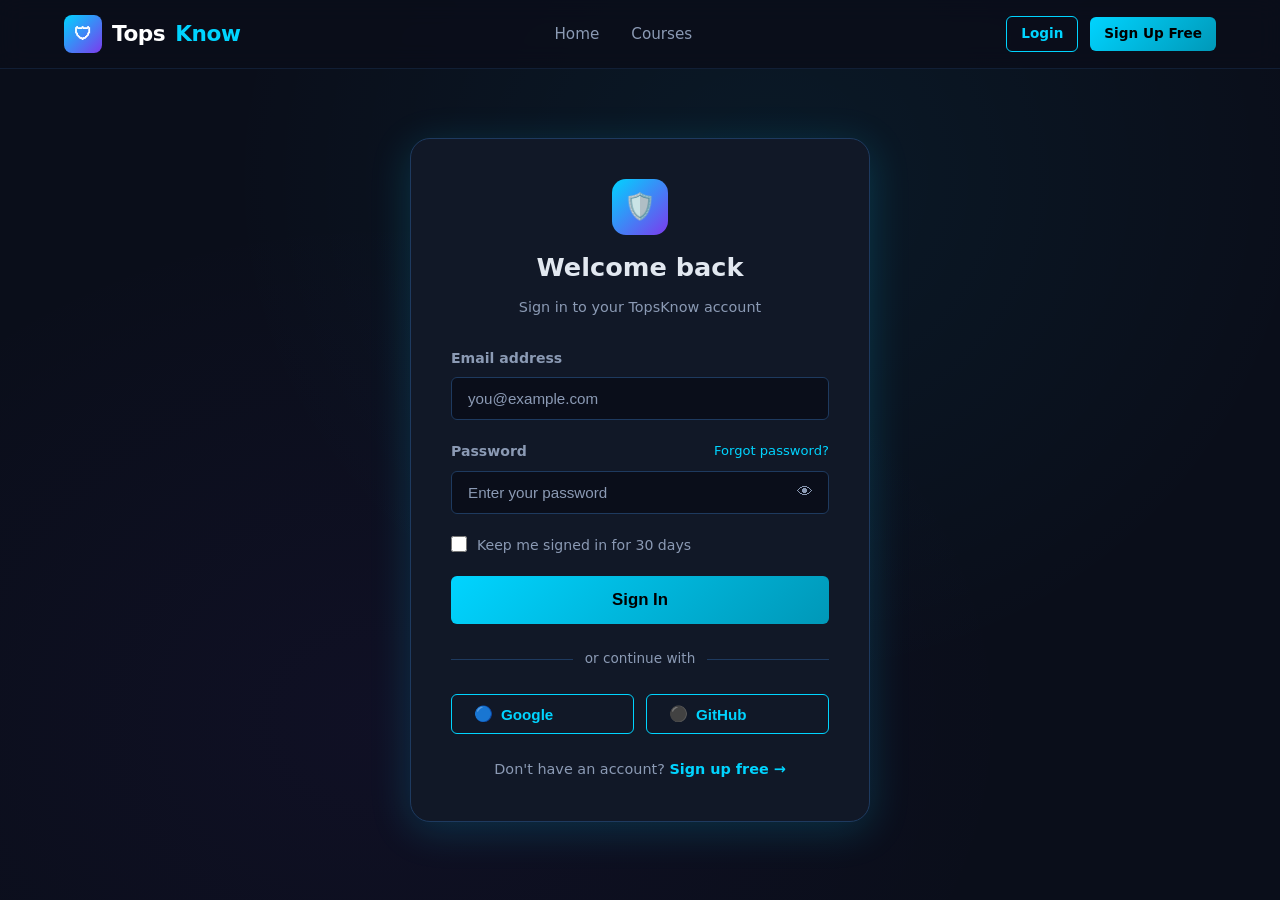
<file: login.html>
<!DOCTYPE html>
<html lang="en">
<head>
  <meta charset="UTF-8" />
  <meta name="viewport" content="width=device-width, initial-scale=1.0" />
  <title>Login – TopsKnow Cybersecurity</title>
  <link rel="stylesheet" href="css/styles.css" />
</head>
<body>

<!-- ===== NAVBAR ===== -->
<nav id="navbar">
  <div class="container">
    <div class="nav-inner">
      <a href="index.html" class="nav-logo">
        <div class="logo-icon">🛡</div>
        Tops<span>Know</span>
      </a>
      <ul class="nav-links">
        <li><a href="index.html">Home</a></li>
        <li><a href="courses.html">Courses</a></li>
      </ul>
      <button class="hamburger" aria-label="Menu">
        <span></span><span></span><span></span>
      </button>
      <div class="nav-actions"></div>
    </div>
  </div>
</nav>

<!-- ===== LOGIN FORM ===== -->
<main class="auth-page">
  <div class="auth-card">
    <div class="auth-logo">
      <div class="shield-sm">🛡️</div>
      <h1 class="auth-title">Welcome back</h1>
      <p class="auth-subtitle">Sign in to your TopsKnow account</p>
    </div>

    <div id="alert-area"></div>

    <form class="auth-form" id="login-form" novalidate>
      <div class="form-group">
        <label class="form-label" for="email">Email address</label>
        <input class="form-input" type="email" id="email" name="email"
               placeholder="you@example.com" autocomplete="email" required />
      </div>
      <div class="form-group">
        <label class="form-label" for="password" style="display:flex;justify-content:space-between">
          Password
          <a href="#" style="font-size:0.82rem;font-weight:400" onclick="forgotPassword(event)">Forgot password?</a>
        </label>
        <div class="input-wrap">
          <input class="form-input input-icon-right" type="password" id="password" name="password"
                 placeholder="Enter your password" autocomplete="current-password" required />
          <button type="button" class="input-icon-btn" onclick="togglePassword('password', this)" aria-label="Toggle password visibility">👁</button>
        </div>
      </div>
      <div class="form-group">
        <label class="form-check">
          <input type="checkbox" id="remember-me" /> Keep me signed in for 30 days
        </label>
      </div>
      <button type="submit" class="btn btn-primary btn-full btn-lg" id="submit-btn">
        Sign In
      </button>
    </form>

    <div class="auth-divider">or continue with</div>

    <div style="display:grid;grid-template-columns:1fr 1fr;gap:12px">
      <button class="btn btn-outline" onclick="socialLogin('Google', event)">
        <span>🔵</span> Google
      </button>
      <button class="btn btn-outline" onclick="socialLogin('GitHub', event)">
        <span>⚫</span> GitHub
      </button>
    </div>

    <div class="auth-footer">
      Don't have an account? <a href="register.html" style="font-weight:700">Sign up free →</a>
    </div>
  </div>
</main>

<script src="js/courses.js"></script>
<script src="js/app.js"></script>
<script>
  // Redirect if already logged in
  document.addEventListener('DOMContentLoaded', () => {
    if (Auth.isLoggedIn()) {
      window.location.href = 'dashboard.html';
    }
  });

  function isValidEmail(email) {
    return /^[^\s@]+@[^\s@]+\.[^\s@]{2,}$/.test(email);
  }

  function showAlert(message, type = 'error') {
    const area = document.getElementById('alert-area');
    area.innerHTML = `<div class="alert alert-${type}">${message}</div>`;
  }
  function clearAlert() {
    document.getElementById('alert-area').innerHTML = '';
  }

  function togglePassword(inputId, btn) {
    const input = document.getElementById(inputId);
    if (input.type === 'password') {
      input.type = 'text';
      btn.textContent = '🙈';
    } else {
      input.type = 'password';
      btn.textContent = '👁';
    }
  }

  function forgotPassword(e) {
    e.preventDefault();
    const email = document.getElementById('email').value.trim();
    if (!email) {
      showAlert('Please enter your email address first, then click Forgot password.', 'info');
      document.getElementById('email').focus();
      return;
    }
    showAlert(`✅ Password reset link sent to <strong>${email}</strong>. Check your inbox.`, 'success');
  }

  function socialLogin(provider, event) {
    const btn = event.target.closest('button');
    btn.disabled = true;
    btn.innerHTML = `<span class="loader"></span> Connecting…`;
    setTimeout(() => {
      // Simulate OAuth flow – create a demo user
      const demoUser = {
        name: provider === 'Google' ? 'Google User' : 'GitHub User',
        email: `user@${provider.toLowerCase()}.com`,
        provider
      };
      Auth.login(demoUser);
      Toast.show(`✅ Signed in with ${provider}!`, 'success');
      setTimeout(() => { window.location.href = 'dashboard.html'; }, 800);
    }, 1200);
  }

  document.getElementById('login-form').addEventListener('submit', function(e) {
    e.preventDefault();
    clearAlert();

    const email    = document.getElementById('email').value.trim();
    const password = document.getElementById('password').value;

    if (!email || !password) {
      showAlert('⚠️ Please fill in all fields.', 'error');
      return;
    }
    if (!isValidEmail(email)) {
      showAlert('⚠️ Please enter a valid email address.', 'error');
      return;
    }
    if (password.length < 6) {
      showAlert('⚠️ Password must be at least 6 characters.', 'error');
      return;
    }

    const btn = document.getElementById('submit-btn');
    btn.disabled = true;
    btn.innerHTML = '<span class="loader"></span> Signing in…';

    setTimeout(() => {
      // Demo: accept any valid-looking credentials
      const user = { name: email.split('@')[0].replace(/[^a-zA-Z0-9]/g,' ').trim() || 'Learner', email };
      Auth.login(user);
      Toast.show('✅ Welcome back! Redirecting to dashboard…', 'success');
      setTimeout(() => { window.location.href = 'dashboard.html'; }, 900);
    }, 1100);
  });
</script>
</body>
</html>
</file>
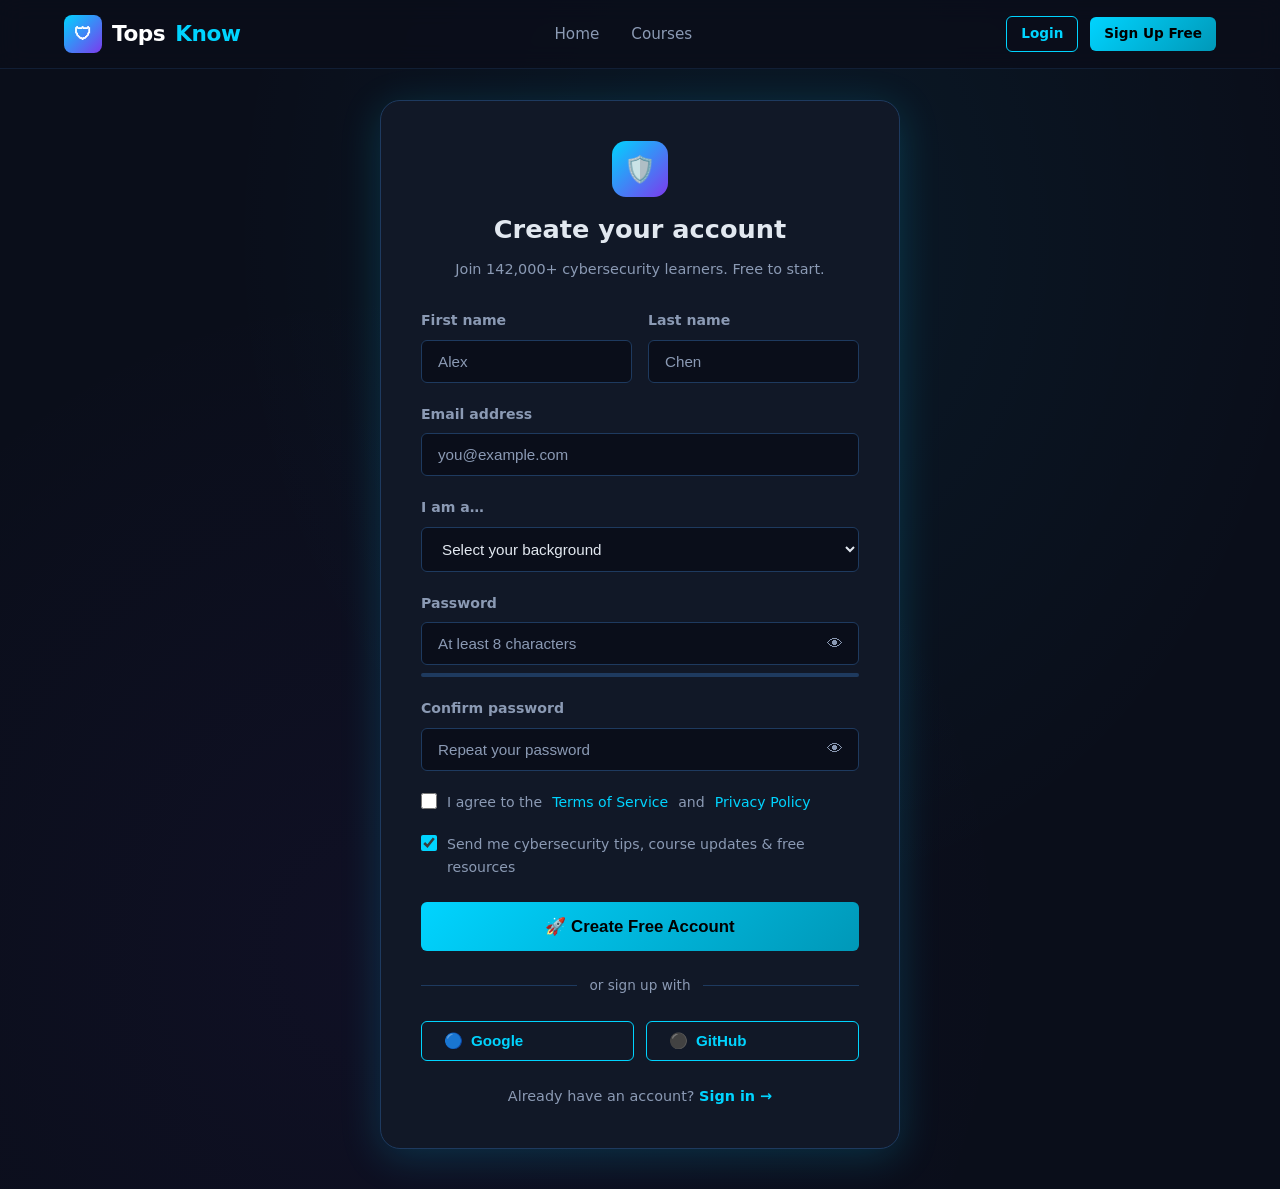
<file: register.html>
<!DOCTYPE html>
<html lang="en">
<head>
  <meta charset="UTF-8" />
  <meta name="viewport" content="width=device-width, initial-scale=1.0" />
  <title>Create Account – TopsKnow Cybersecurity</title>
  <link rel="stylesheet" href="css/styles.css" />
</head>
<body>

<!-- ===== NAVBAR ===== -->
<nav id="navbar">
  <div class="container">
    <div class="nav-inner">
      <a href="index.html" class="nav-logo">
        <div class="logo-icon">🛡</div>
        Tops<span>Know</span>
      </a>
      <ul class="nav-links">
        <li><a href="index.html">Home</a></li>
        <li><a href="courses.html">Courses</a></li>
      </ul>
      <button class="hamburger" aria-label="Menu">
        <span></span><span></span><span></span>
      </button>
      <div class="nav-actions"></div>
    </div>
  </div>
</nav>

<!-- ===== REGISTER FORM ===== -->
<main class="auth-page">
  <div class="auth-card" style="max-width:520px">
    <div class="auth-logo">
      <div class="shield-sm">🛡️</div>
      <h1 class="auth-title">Create your account</h1>
      <p class="auth-subtitle">Join 142,000+ cybersecurity learners. Free to start.</p>
    </div>

    <div id="alert-area"></div>

    <form class="auth-form" id="register-form" novalidate>
      <div class="form-row">
        <div class="form-group">
          <label class="form-label" for="first-name">First name</label>
          <input class="form-input" type="text" id="first-name" name="firstName"
                 placeholder="Alex" autocomplete="given-name" required />
        </div>
        <div class="form-group">
          <label class="form-label" for="last-name">Last name</label>
          <input class="form-input" type="text" id="last-name" name="lastName"
                 placeholder="Chen" autocomplete="family-name" required />
        </div>
      </div>

      <div class="form-group">
        <label class="form-label" for="email">Email address</label>
        <input class="form-input" type="email" id="email" name="email"
               placeholder="you@example.com" autocomplete="email" required />
      </div>

      <div class="form-group">
        <label class="form-label" for="role">I am a…</label>
        <select class="form-input" id="role" name="role">
          <option value="">Select your background</option>
          <option value="student">Student / Learner</option>
          <option value="professional">Security Professional</option>
          <option value="developer">Developer</option>
          <option value="sysadmin">System Administrator</option>
          <option value="manager">IT Manager</option>
          <option value="other">Other</option>
        </select>
      </div>

      <div class="form-group">
        <label class="form-label" for="password">Password</label>
        <div class="input-wrap">
          <input class="form-input input-icon-right" type="password" id="password" name="password"
                 placeholder="At least 8 characters" autocomplete="new-password" required
                 oninput="checkStrength(this.value)" />
          <button type="button" class="input-icon-btn" onclick="togglePassword('password', this)" aria-label="Toggle password visibility">👁</button>
        </div>
        <div class="strength-bar"><div class="strength-fill" id="strength-fill"></div></div>
        <div class="strength-label" id="strength-label"></div>
      </div>

      <div class="form-group">
        <label class="form-label" for="confirm-password">Confirm password</label>
        <div class="input-wrap">
          <input class="form-input input-icon-right" type="password" id="confirm-password"
                 name="confirmPassword" placeholder="Repeat your password"
                 autocomplete="new-password" required />
          <button type="button" class="input-icon-btn" onclick="togglePassword('confirm-password', this)" aria-label="Toggle password visibility">👁</button>
        </div>
      </div>

      <div class="form-group">
        <label class="form-check">
          <input type="checkbox" id="terms" required />
          I agree to the <a href="#" onclick="return false">Terms of Service</a>
          and <a href="#" onclick="return false">Privacy Policy</a>
        </label>
      </div>
      <div class="form-group" style="margin-bottom:0">
        <label class="form-check">
          <input type="checkbox" id="newsletter" checked />
          Send me cybersecurity tips, course updates &amp; free resources
        </label>
      </div>

      <button type="submit" class="btn btn-primary btn-full btn-lg mt-3" id="submit-btn">
        🚀 Create Free Account
      </button>
    </form>

    <div class="auth-divider">or sign up with</div>

    <div style="display:grid;grid-template-columns:1fr 1fr;gap:12px">
      <button class="btn btn-outline" onclick="socialSignup('Google')">
        <span>🔵</span> Google
      </button>
      <button class="btn btn-outline" onclick="socialSignup('GitHub')">
        <span>⚫</span> GitHub
      </button>
    </div>

    <div class="auth-footer">
      Already have an account? <a href="login.html" style="font-weight:700">Sign in →</a>
    </div>
  </div>
</main>

<script src="js/courses.js"></script>
<script src="js/app.js"></script>
<script>
  document.addEventListener('DOMContentLoaded', () => {
    if (Auth.isLoggedIn()) window.location.href = 'dashboard.html';
  });

  function isValidEmail(email) {
    return /^[^\s@]+@[^\s@]+\.[^\s@]{2,}$/.test(email);
  }

  function showAlert(message, type = 'error') {
    document.getElementById('alert-area').innerHTML = `<div class="alert alert-${type}">${message}</div>`;
  }
  function clearAlert() {
    document.getElementById('alert-area').innerHTML = '';
  }

  function togglePassword(inputId, btn) {
    const input = document.getElementById(inputId);
    if (input.type === 'password') { input.type = 'text'; btn.textContent = '🙈'; }
    else { input.type = 'password'; btn.textContent = '👁'; }
  }

  function checkStrength(password) {
    const fill  = document.getElementById('strength-fill');
    const label = document.getElementById('strength-label');
    if (!password) { fill.style.width = '0'; label.textContent = ''; return; }
    let score = 0;
    if (password.length >= 8)  score++;
    if (password.length >= 12) score++;
    if (/[A-Z]/.test(password)) score++;
    if (/[0-9]/.test(password)) score++;
    if (/[^A-Za-z0-9]/.test(password)) score++;
    const levels = [
      { pct: '20%', color: '#ef4444', text: 'Very weak' },
      { pct: '40%', color: '#f97316', text: 'Weak' },
      { pct: '60%', color: '#f59e0b', text: 'Fair' },
      { pct: '80%', color: '#10b981', text: 'Strong' },
      { pct: '100%', color: '#00d4ff', text: 'Very strong' }
    ];
    const lvl = levels[Math.min(score - 1, 4)] || levels[0];
    fill.style.width = lvl.pct;
    fill.style.background = lvl.color;
    label.textContent = `Password strength: ${lvl.text}`;
    label.style.color = lvl.color;
  }

  function socialSignup(provider) {
    const btns = document.querySelectorAll('.btn-outline');
    btns.forEach(b => b.disabled = true);
    setTimeout(() => {
      const user = {
        name: provider === 'Google' ? 'Google User' : 'GitHub User',
        email: `user@${provider.toLowerCase()}.com`,
        provider
      };
      Auth.login(user);
      Toast.show(`🎉 Account created with ${provider}!`, 'success');
      setTimeout(() => { window.location.href = 'dashboard.html'; }, 800);
    }, 1200);
  }

  document.getElementById('register-form').addEventListener('submit', function(e) {
    e.preventDefault();
    clearAlert();

    const firstName = document.getElementById('first-name').value.trim();
    const lastName  = document.getElementById('last-name').value.trim();
    const email     = document.getElementById('email').value.trim();
    const password  = document.getElementById('password').value;
    const confirm   = document.getElementById('confirm-password').value;
    const terms     = document.getElementById('terms').checked;

    if (!firstName || !lastName) { showAlert('⚠️ Please enter your first and last name.'); return; }
    if (!email || !isValidEmail(email)) { showAlert('⚠️ Please enter a valid email address.'); return; }
    if (password.length < 8) { showAlert('⚠️ Password must be at least 8 characters.'); return; }
    if (password !== confirm) { showAlert('⚠️ Passwords do not match.'); return; }
    if (!terms) { showAlert('⚠️ You must agree to the Terms of Service to continue.'); return; }

    const btn = document.getElementById('submit-btn');
    btn.disabled = true;
    btn.innerHTML = '<span class="loader"></span> Creating account…';

    setTimeout(() => {
      const user = { name: `${firstName} ${lastName}`, email };
      Auth.login(user);
      Toast.show('🎉 Welcome to TopsKnow! Your account is ready.', 'success', 4000);
      setTimeout(() => { window.location.href = 'dashboard.html'; }, 1000);
    }, 1200);
  });
</script>
</body>
</html>
</file>
<file: css/styles.css>
/* ============================================================
   TopsKnow – Cybersecurity Course Lending Platform
   Main Stylesheet
   ============================================================ */

/* ---------- CSS Custom Properties ---------- */
:root {
  --color-bg:        #0a0e1a;
  --color-surface:   #111827;
  --color-surface2:  #1a2235;
  --color-border:    #1e3a5f;
  --color-primary:   #00d4ff;
  --color-primary-dark: #0098b8;
  --color-accent:    #7c3aed;
  --color-accent-dark:  #5b21b6;
  --color-success:   #10b981;
  --color-warning:   #f59e0b;
  --color-danger:    #ef4444;
  --color-text:      #e2e8f0;
  --color-text-muted:#8b9ab4;
  --font-sans:       'Segoe UI', system-ui, -apple-system, sans-serif;
  --font-mono:       'Courier New', Courier, monospace;
  --radius-sm:       6px;
  --radius-md:       12px;
  --radius-lg:       20px;
  --shadow:          0 4px 24px rgba(0, 212, 255, 0.08);
  --shadow-strong:   0 8px 40px rgba(0, 212, 255, 0.18);
  --transition:      0.25s ease;
}

/* ---------- Reset ---------- */
*, *::before, *::after { box-sizing: border-box; margin: 0; padding: 0; }
html { scroll-behavior: smooth; }
body {
  background: var(--color-bg);
  color: var(--color-text);
  font-family: var(--font-sans);
  font-size: 16px;
  line-height: 1.6;
  min-height: 100vh;
}
img { max-width: 100%; display: block; }
a { color: var(--color-primary); text-decoration: none; transition: color var(--transition); }
a:hover { color: #fff; }
ul { list-style: none; }

/* ---------- Scrollbar ---------- */
::-webkit-scrollbar { width: 6px; }
::-webkit-scrollbar-track { background: var(--color-surface); }
::-webkit-scrollbar-thumb { background: var(--color-border); border-radius: 3px; }
::-webkit-scrollbar-thumb:hover { background: var(--color-primary); }

/* ---------- Utility ---------- */
.container { max-width: 1200px; margin: 0 auto; padding: 0 24px; }
.text-center { text-align: center; }
.mt-1 { margin-top: 8px; }
.mt-2 { margin-top: 16px; }
.mt-3 { margin-top: 24px; }
.mt-4 { margin-top: 32px; }
.hidden { display: none !important; }
.badge {
  display: inline-block;
  padding: 2px 10px;
  border-radius: 20px;
  font-size: 0.75rem;
  font-weight: 600;
  text-transform: uppercase;
  letter-spacing: 0.05em;
}
.badge-primary   { background: rgba(0,212,255,0.15); color: var(--color-primary); }
.badge-success   { background: rgba(16,185,129,0.15); color: var(--color-success); }
.badge-warning   { background: rgba(245,158,11,0.15); color: var(--color-warning); }
.badge-danger    { background: rgba(239,68,68,0.15);  color: var(--color-danger);  }
.badge-accent    { background: rgba(124,58,237,0.15); color: #a78bfa; }
.tag {
  display: inline-block;
  padding: 3px 10px;
  border-radius: var(--radius-sm);
  font-size: 0.78rem;
  background: var(--color-surface2);
  color: var(--color-text-muted);
  border: 1px solid var(--color-border);
  cursor: pointer;
  transition: background var(--transition), color var(--transition);
}
.tag:hover, .tag.active {
  background: rgba(0,212,255,0.15);
  color: var(--color-primary);
  border-color: var(--color-primary);
}

/* ---------- Buttons ---------- */
.btn {
  display: inline-flex;
  align-items: center;
  gap: 8px;
  padding: 10px 22px;
  border-radius: var(--radius-sm);
  font-size: 0.95rem;
  font-weight: 600;
  cursor: pointer;
  border: none;
  transition: all var(--transition);
  white-space: nowrap;
}
.btn-primary {
  background: linear-gradient(135deg, var(--color-primary), var(--color-primary-dark));
  color: #000;
}
.btn-primary:hover { filter: brightness(1.15); transform: translateY(-1px); box-shadow: var(--shadow-strong); }
.btn-outline {
  background: transparent;
  color: var(--color-primary);
  border: 1.5px solid var(--color-primary);
}
.btn-outline:hover { background: rgba(0,212,255,0.1); }
.btn-accent {
  background: linear-gradient(135deg, var(--color-accent), var(--color-accent-dark));
  color: #fff;
}
.btn-accent:hover { filter: brightness(1.15); transform: translateY(-1px); }
.btn-sm { padding: 6px 14px; font-size: 0.85rem; }
.btn-lg { padding: 14px 32px; font-size: 1.05rem; }
.btn-full { width: 100%; justify-content: center; }

/* ---------- Navigation ---------- */
#navbar {
  position: fixed;
  top: 0; left: 0; right: 0;
  z-index: 1000;
  background: rgba(10, 14, 26, 0.9);
  backdrop-filter: blur(12px);
  -webkit-backdrop-filter: blur(12px);
  border-bottom: 1px solid rgba(30,58,95,0.4);
  transition: background var(--transition);
}
#navbar.scrolled {
  background: rgba(10, 14, 26, 0.98);
  box-shadow: 0 4px 20px rgba(0,0,0,0.4);
}
.nav-inner {
  display: flex;
  align-items: center;
  justify-content: space-between;
  height: 68px;
}
.nav-logo {
  display: flex;
  align-items: center;
  gap: 10px;
  font-size: 1.35rem;
  font-weight: 800;
  color: #fff;
  letter-spacing: -0.02em;
}
.nav-logo span { color: var(--color-primary); }
.nav-logo .logo-icon {
  width: 38px; height: 38px;
  background: linear-gradient(135deg, var(--color-primary), var(--color-accent));
  border-radius: 8px;
  display: flex; align-items: center; justify-content: center;
  font-size: 1.1rem;
}
.nav-links {
  display: flex;
  align-items: center;
  gap: 4px;
}
.nav-links a {
  padding: 8px 14px;
  border-radius: var(--radius-sm);
  color: var(--color-text-muted);
  font-weight: 500;
  font-size: 0.95rem;
  transition: all var(--transition);
}
.nav-links a:hover, .nav-links a.active {
  color: var(--color-primary);
  background: rgba(0,212,255,0.08);
}
.nav-actions {
  display: flex;
  align-items: center;
  gap: 12px;
}
.nav-user {
  display: flex;
  align-items: center;
  gap: 10px;
}
.nav-avatar {
  width: 36px; height: 36px;
  border-radius: 50%;
  background: linear-gradient(135deg, var(--color-primary), var(--color-accent));
  display: flex; align-items: center; justify-content: center;
  font-weight: 700;
  font-size: 0.85rem;
  color: #000;
  cursor: pointer;
}
.hamburger {
  display: none;
  flex-direction: column;
  gap: 5px;
  cursor: pointer;
  padding: 6px;
}
.hamburger span {
  display: block;
  width: 24px; height: 2px;
  background: var(--color-text);
  border-radius: 2px;
  transition: all var(--transition);
}

/* ---------- Hero ---------- */
.hero {
  min-height: 100vh;
  display: flex;
  align-items: center;
  padding: 100px 0 60px;
  position: relative;
  overflow: hidden;
}
.hero::before {
  content: '';
  position: absolute;
  top: -200px; right: -200px;
  width: 700px; height: 700px;
  background: radial-gradient(circle, rgba(0,212,255,0.08) 0%, transparent 70%);
  pointer-events: none;
}
.hero::after {
  content: '';
  position: absolute;
  bottom: -100px; left: -100px;
  width: 500px; height: 500px;
  background: radial-gradient(circle, rgba(124,58,237,0.06) 0%, transparent 70%);
  pointer-events: none;
}
.hero-grid {
  display: grid;
  grid-template-columns: 1fr 1fr;
  gap: 60px;
  align-items: center;
}
.hero-tag {
  display: inline-flex;
  align-items: center;
  gap: 8px;
  padding: 6px 14px;
  background: rgba(0,212,255,0.1);
  border: 1px solid rgba(0,212,255,0.3);
  border-radius: 20px;
  font-size: 0.82rem;
  font-weight: 600;
  color: var(--color-primary);
  text-transform: uppercase;
  letter-spacing: 0.08em;
  margin-bottom: 20px;
}
.hero-tag .dot {
  width: 6px; height: 6px;
  background: var(--color-primary);
  border-radius: 50%;
  animation: blink 1.4s ease-in-out infinite;
}
@keyframes blink { 0%,100%{opacity:1} 50%{opacity:0.2} }
.hero h1 {
  font-size: clamp(2.2rem, 4vw, 3.4rem);
  font-weight: 800;
  line-height: 1.15;
  letter-spacing: -0.03em;
  margin-bottom: 22px;
}
.hero h1 .highlight {
  background: linear-gradient(135deg, var(--color-primary), var(--color-accent));
  -webkit-background-clip: text;
  -webkit-text-fill-color: transparent;
  background-clip: text;
}
.hero p {
  font-size: 1.1rem;
  color: var(--color-text-muted);
  max-width: 520px;
  margin-bottom: 36px;
}
.hero-actions { display: flex; gap: 16px; flex-wrap: wrap; }
.hero-stats {
  display: flex;
  gap: 32px;
  margin-top: 48px;
  padding-top: 32px;
  border-top: 1px solid var(--color-border);
}
.hero-stat-number {
  font-size: 1.6rem;
  font-weight: 800;
  color: var(--color-primary);
}
.hero-stat-label {
  font-size: 0.82rem;
  color: var(--color-text-muted);
}
.hero-visual {
  position: relative;
  display: flex;
  align-items: center;
  justify-content: center;
}
.cyber-shield {
  width: 320px; height: 320px;
  position: relative;
}
.shield-outer {
  width: 100%; height: 100%;
  border: 2px solid rgba(0,212,255,0.3);
  border-radius: 50%;
  animation: rotate 20s linear infinite;
  position: relative;
}
.shield-outer::before {
  content: '';
  position: absolute;
  top: -4px; left: 50%;
  width: 8px; height: 8px;
  background: var(--color-primary);
  border-radius: 50%;
  transform: translateX(-50%);
  box-shadow: 0 0 12px var(--color-primary);
}
.shield-inner {
  position: absolute;
  top: 50%; left: 50%;
  transform: translate(-50%, -50%);
  width: 220px; height: 220px;
  background: linear-gradient(135deg, var(--color-surface2), var(--color-surface));
  border: 2px solid var(--color-border);
  border-radius: 50%;
  display: flex; align-items: center; justify-content: center;
  box-shadow: 0 0 60px rgba(0,212,255,0.15), inset 0 0 40px rgba(0,212,255,0.05);
}
.shield-icon { font-size: 5rem; }
@keyframes rotate { from{transform:rotate(0deg)} to{transform:rotate(360deg)} }
.floating-badges {
  position: absolute;
  width: 100%; height: 100%;
  top: 0; left: 0;
}
.float-badge {
  position: absolute;
  background: var(--color-surface2);
  border: 1px solid var(--color-border);
  border-radius: var(--radius-sm);
  padding: 8px 14px;
  font-size: 0.8rem;
  font-weight: 600;
  display: flex; align-items: center; gap: 6px;
  animation: float 3s ease-in-out infinite;
  box-shadow: var(--shadow);
}
.float-badge:nth-child(1) { top: 5%; left: -10%; animation-delay: 0s; }
.float-badge:nth-child(2) { top: 25%; right: -15%; animation-delay: 0.8s; }
.float-badge:nth-child(3) { bottom: 20%; left: -10%; animation-delay: 1.6s; }
.float-badge:nth-child(4) { bottom: 5%; right: -5%; animation-delay: 2.4s; }
@keyframes float {
  0%,100%{transform:translateY(0)} 50%{transform:translateY(-8px)}
}

/* ---------- Section Headers ---------- */
.section { padding: 80px 0; }
.section-tag {
  display: inline-block;
  padding: 4px 12px;
  background: rgba(0,212,255,0.1);
  border: 1px solid rgba(0,212,255,0.25);
  border-radius: 20px;
  font-size: 0.78rem;
  font-weight: 700;
  color: var(--color-primary);
  text-transform: uppercase;
  letter-spacing: 0.1em;
  margin-bottom: 12px;
}
.section-title {
  font-size: clamp(1.7rem, 3vw, 2.4rem);
  font-weight: 800;
  letter-spacing: -0.02em;
  margin-bottom: 14px;
}
.section-subtitle {
  font-size: 1.05rem;
  color: var(--color-text-muted);
  max-width: 560px;
  margin: 0 auto;
}

/* ---------- Course Cards ---------- */
.courses-grid {
  display: grid;
  grid-template-columns: repeat(auto-fill, minmax(300px, 1fr));
  gap: 24px;
  margin-top: 40px;
}
.course-card {
  background: var(--color-surface);
  border: 1px solid var(--color-border);
  border-radius: var(--radius-md);
  overflow: hidden;
  transition: all var(--transition);
  cursor: pointer;
  position: relative;
}
.course-card:hover {
  transform: translateY(-4px);
  border-color: rgba(0,212,255,0.4);
  box-shadow: var(--shadow-strong);
}
.course-card-thumb {
  height: 160px;
  display: flex;
  align-items: center;
  justify-content: center;
  font-size: 3.5rem;
  position: relative;
  overflow: hidden;
}
.course-card-thumb::after {
  content: '';
  position: absolute;
  inset: 0;
  background: linear-gradient(to bottom, transparent 40%, rgba(17,24,39,0.6));
}
.course-card-body { padding: 20px; }
.course-card-meta {
  display: flex;
  align-items: center;
  justify-content: space-between;
  margin-bottom: 10px;
}
.course-card-title {
  font-size: 1.05rem;
  font-weight: 700;
  margin-bottom: 8px;
  line-height: 1.35;
}
.course-card-desc {
  font-size: 0.88rem;
  color: var(--color-text-muted);
  margin-bottom: 16px;
  display: -webkit-box;
  -webkit-line-clamp: 2;
  -webkit-box-orient: vertical;
  overflow: hidden;
}
.course-card-stats {
  display: flex;
  gap: 16px;
  font-size: 0.82rem;
  color: var(--color-text-muted);
  margin-bottom: 16px;
}
.course-card-stats span { display: flex; align-items: center; gap: 4px; }
.course-card-footer {
  display: flex;
  align-items: center;
  justify-content: space-between;
  padding-top: 14px;
  border-top: 1px solid var(--color-border);
}
.course-price {
  font-size: 1.1rem;
  font-weight: 800;
  color: var(--color-primary);
}
.course-price.free { color: var(--color-success); }
.course-available {
  font-size: 0.82rem;
  color: var(--color-text-muted);
}
.course-available.low { color: var(--color-warning); }
.course-available.none { color: var(--color-danger); }
.course-ribbon {
  position: absolute;
  top: 16px; right: -28px;
  background: var(--color-primary);
  color: #000;
  font-size: 0.7rem;
  font-weight: 700;
  padding: 3px 30px;
  transform: rotate(35deg);
  text-transform: uppercase;
  letter-spacing: 0.05em;
}
.course-ribbon.new { background: var(--color-success); }
.course-ribbon.hot { background: var(--color-warning); color: #000; }

/* ---------- Search & Filter Bar ---------- */
.search-bar {
  display: flex;
  gap: 12px;
  align-items: center;
  margin-bottom: 24px;
  flex-wrap: wrap;
}
.search-input-wrap {
  flex: 1;
  min-width: 240px;
  position: relative;
}
.search-input-wrap input {
  width: 100%;
  background: var(--color-surface);
  border: 1.5px solid var(--color-border);
  border-radius: var(--radius-sm);
  color: var(--color-text);
  padding: 10px 16px 10px 44px;
  font-size: 0.95rem;
  outline: none;
  transition: border-color var(--transition);
}
.search-input-wrap input:focus { border-color: var(--color-primary); }
.search-input-wrap input::placeholder { color: var(--color-text-muted); }
.search-icon {
  position: absolute;
  left: 14px; top: 50%;
  transform: translateY(-50%);
  color: var(--color-text-muted);
  font-size: 1rem;
  pointer-events: none;
}
.filter-select {
  background: var(--color-surface);
  border: 1.5px solid var(--color-border);
  border-radius: var(--radius-sm);
  color: var(--color-text);
  padding: 10px 16px;
  font-size: 0.95rem;
  outline: none;
  cursor: pointer;
  transition: border-color var(--transition);
  min-width: 150px;
}
.filter-select:focus { border-color: var(--color-primary); }
.filter-tags {
  display: flex;
  gap: 8px;
  flex-wrap: wrap;
  margin-bottom: 28px;
}

/* ---------- Feature / Benefit Cards ---------- */
.features-grid {
  display: grid;
  grid-template-columns: repeat(auto-fill, minmax(260px, 1fr));
  gap: 24px;
  margin-top: 48px;
}
.feature-card {
  background: var(--color-surface);
  border: 1px solid var(--color-border);
  border-radius: var(--radius-md);
  padding: 28px;
  transition: all var(--transition);
}
.feature-card:hover {
  border-color: rgba(0,212,255,0.35);
  transform: translateY(-3px);
  box-shadow: var(--shadow);
}
.feature-icon {
  width: 52px; height: 52px;
  border-radius: var(--radius-sm);
  display: flex; align-items: center; justify-content: center;
  font-size: 1.5rem;
  margin-bottom: 16px;
}
.feature-icon.cyan   { background: rgba(0,212,255,0.12); }
.feature-icon.purple { background: rgba(124,58,237,0.12); }
.feature-icon.green  { background: rgba(16,185,129,0.12); }
.feature-icon.yellow { background: rgba(245,158,11,0.12); }
.feature-card h3 { font-size: 1.05rem; font-weight: 700; margin-bottom: 8px; }
.feature-card p  { font-size: 0.9rem; color: var(--color-text-muted); }

/* ---------- Course Detail ---------- */
.course-detail-hero {
  padding: 110px 0 60px;
  background: linear-gradient(to bottom, var(--color-surface2), var(--color-bg));
  border-bottom: 1px solid var(--color-border);
}
.course-breadcrumb {
  font-size: 0.85rem;
  color: var(--color-text-muted);
  margin-bottom: 16px;
}
.course-breadcrumb a { color: var(--color-primary); }
.course-breadcrumb a:hover { text-decoration: underline; }
.course-detail-grid {
  display: grid;
  grid-template-columns: 1fr 360px;
  gap: 40px;
  align-items: start;
}
.course-detail-title {
  font-size: clamp(1.6rem, 3vw, 2.2rem);
  font-weight: 800;
  line-height: 1.25;
  margin-bottom: 16px;
}
.course-detail-meta {
  display: flex;
  flex-wrap: wrap;
  gap: 20px;
  margin: 18px 0;
  font-size: 0.9rem;
  color: var(--color-text-muted);
}
.course-detail-meta span { display: flex; align-items: center; gap: 6px; }
.instructor-info {
  display: flex;
  align-items: center;
  gap: 14px;
  margin-top: 20px;
  padding: 16px;
  background: var(--color-surface);
  border: 1px solid var(--color-border);
  border-radius: var(--radius-sm);
}
.instructor-avatar {
  width: 48px; height: 48px;
  border-radius: 50%;
  background: linear-gradient(135deg, var(--color-primary), var(--color-accent));
  display: flex; align-items: center; justify-content: center;
  font-weight: 800;
  color: #000;
  font-size: 1.1rem;
  flex-shrink: 0;
}
.instructor-name { font-weight: 700; }
.instructor-role { font-size: 0.83rem; color: var(--color-text-muted); }

/* Enroll Card */
.enroll-card {
  background: var(--color-surface);
  border: 1px solid var(--color-border);
  border-radius: var(--radius-md);
  padding: 28px;
  position: sticky;
  top: 90px;
  box-shadow: var(--shadow);
}
.enroll-card .course-emoji { font-size: 3rem; text-align: center; margin-bottom: 16px; }
.enroll-price {
  font-size: 1.8rem;
  font-weight: 800;
  color: var(--color-primary);
  text-align: center;
  margin-bottom: 6px;
}
.enroll-price.free { color: var(--color-success); }
.enroll-availability {
  text-align: center;
  font-size: 0.88rem;
  color: var(--color-text-muted);
  margin-bottom: 20px;
}
.enroll-features { margin: 20px 0; }
.enroll-features li {
  display: flex;
  align-items: center;
  gap: 10px;
  padding: 8px 0;
  font-size: 0.9rem;
  border-bottom: 1px solid rgba(30,58,95,0.4);
}
.enroll-features li:last-child { border-bottom: none; }
.enroll-features .check { color: var(--color-success); }

/* Curriculum */
.curriculum-section { margin-top: 48px; }
.curriculum-section h2 { font-size: 1.4rem; font-weight: 700; margin-bottom: 20px; }
.module {
  background: var(--color-surface);
  border: 1px solid var(--color-border);
  border-radius: var(--radius-sm);
  margin-bottom: 12px;
  overflow: hidden;
}
.module-header {
  display: flex;
  align-items: center;
  justify-content: space-between;
  padding: 16px 20px;
  cursor: pointer;
  transition: background var(--transition);
  user-select: none;
}
.module-header:hover { background: var(--color-surface2); }
.module-title { font-weight: 600; font-size: 0.95rem; }
.module-meta { font-size: 0.82rem; color: var(--color-text-muted); }
.module-chevron { font-size: 0.8rem; transition: transform var(--transition); }
.module.open .module-chevron { transform: rotate(180deg); }
.module-lessons { display: none; border-top: 1px solid var(--color-border); }
.module.open .module-lessons { display: block; }
.lesson-item {
  display: flex;
  align-items: center;
  gap: 12px;
  padding: 12px 20px;
  font-size: 0.88rem;
  border-bottom: 1px solid rgba(30,58,95,0.3);
  transition: background var(--transition);
}
.lesson-item:last-child { border-bottom: none; }
.lesson-item:hover { background: var(--color-surface2); }
.lesson-icon { color: var(--color-text-muted); font-size: 0.9rem; width: 18px; }
.lesson-free { margin-left: auto; }

/* ---------- Auth Pages ---------- */
.auth-page {
  min-height: 100vh;
  display: flex;
  align-items: center;
  justify-content: center;
  padding: 100px 24px 40px;
  position: relative;
}
.auth-page::before {
  content: '';
  position: absolute;
  top: 0; left: 0; right: 0; bottom: 0;
  background: radial-gradient(ellipse at 60% 20%, rgba(0,212,255,0.06) 0%, transparent 50%),
              radial-gradient(ellipse at 30% 80%, rgba(124,58,237,0.05) 0%, transparent 50%);
  pointer-events: none;
}
.auth-card {
  width: 100%;
  max-width: 460px;
  background: var(--color-surface);
  border: 1px solid var(--color-border);
  border-radius: var(--radius-lg);
  padding: 40px;
  position: relative;
  box-shadow: var(--shadow-strong);
}
.auth-logo {
  text-align: center;
  margin-bottom: 28px;
}
.auth-logo .shield-sm {
  width: 56px; height: 56px;
  background: linear-gradient(135deg, var(--color-primary), var(--color-accent));
  border-radius: 14px;
  display: inline-flex; align-items: center; justify-content: center;
  font-size: 1.6rem;
  margin-bottom: 12px;
}
.auth-title { font-size: 1.6rem; font-weight: 800; margin-bottom: 8px; }
.auth-subtitle { font-size: 0.9rem; color: var(--color-text-muted); }
.auth-form { margin-top: 28px; }
.form-group { margin-bottom: 20px; }
.form-label {
  display: block;
  font-size: 0.88rem;
  font-weight: 600;
  margin-bottom: 8px;
  color: var(--color-text-muted);
}
.form-input {
  width: 100%;
  background: var(--color-bg);
  border: 1.5px solid var(--color-border);
  border-radius: var(--radius-sm);
  color: var(--color-text);
  padding: 12px 16px;
  font-size: 0.95rem;
  outline: none;
  transition: border-color var(--transition), box-shadow var(--transition);
}
.form-input:focus {
  border-color: var(--color-primary);
  box-shadow: 0 0 0 3px rgba(0,212,255,0.12);
}
.form-input::placeholder { color: var(--color-text-muted); }
.form-input.input-icon-right { padding-right: 44px; }
.input-wrap { position: relative; }
.input-icon-btn {
  position: absolute;
  right: 12px; top: 50%;
  transform: translateY(-50%);
  background: none;
  border: none;
  color: var(--color-text-muted);
  cursor: pointer;
  font-size: 1rem;
  padding: 4px;
  transition: color var(--transition);
}
.input-icon-btn:hover { color: var(--color-primary); }
.form-row {
  display: grid;
  grid-template-columns: 1fr 1fr;
  gap: 16px;
}
.form-check {
  display: flex;
  align-items: flex-start;
  gap: 10px;
  font-size: 0.88rem;
  color: var(--color-text-muted);
  cursor: pointer;
}
.form-check input[type="checkbox"] {
  width: 16px; height: 16px;
  accent-color: var(--color-primary);
  margin-top: 2px;
  flex-shrink: 0;
}
.auth-divider {
  display: flex;
  align-items: center;
  gap: 12px;
  margin: 24px 0;
  color: var(--color-text-muted);
  font-size: 0.85rem;
}
.auth-divider::before, .auth-divider::after {
  content: '';
  flex: 1;
  height: 1px;
  background: var(--color-border);
}
.auth-footer {
  text-align: center;
  margin-top: 24px;
  font-size: 0.9rem;
  color: var(--color-text-muted);
}
.strength-bar {
  height: 4px;
  background: var(--color-border);
  border-radius: 2px;
  margin-top: 8px;
  overflow: hidden;
}
.strength-fill {
  height: 100%;
  border-radius: 2px;
  transition: width 0.4s ease, background 0.4s ease;
  width: 0;
}
.strength-label {
  font-size: 0.78rem;
  margin-top: 4px;
  color: var(--color-text-muted);
}
.alert {
  padding: 12px 16px;
  border-radius: var(--radius-sm);
  font-size: 0.88rem;
  margin-bottom: 20px;
  display: flex;
  align-items: center;
  gap: 8px;
}
.alert-error   { background: rgba(239,68,68,0.1);  border: 1px solid rgba(239,68,68,0.3);  color: #fca5a5; }
.alert-success { background: rgba(16,185,129,0.1); border: 1px solid rgba(16,185,129,0.3); color: #6ee7b7; }
.alert-info    { background: rgba(0,212,255,0.1);  border: 1px solid rgba(0,212,255,0.3);  color: var(--color-primary); }

/* ---------- Dashboard ---------- */
.dashboard-page { padding: 100px 0 60px; }
.dashboard-header { margin-bottom: 36px; }
.dashboard-greeting { font-size: 1.6rem; font-weight: 800; }
.dashboard-greeting span { color: var(--color-primary); }
.stats-row {
  display: grid;
  grid-template-columns: repeat(4, 1fr);
  gap: 20px;
  margin-bottom: 40px;
}
.stat-card {
  background: var(--color-surface);
  border: 1px solid var(--color-border);
  border-radius: var(--radius-md);
  padding: 22px;
  transition: all var(--transition);
}
.stat-card:hover { border-color: rgba(0,212,255,0.3); transform: translateY(-2px); }
.stat-icon {
  font-size: 1.8rem;
  margin-bottom: 10px;
}
.stat-number { font-size: 1.7rem; font-weight: 800; color: var(--color-primary); }
.stat-label  { font-size: 0.85rem; color: var(--color-text-muted); margin-top: 4px; }
.dashboard-grid {
  display: grid;
  grid-template-columns: 1fr 340px;
  gap: 28px;
  align-items: start;
}
.section-heading {
  font-size: 1.2rem;
  font-weight: 700;
  margin-bottom: 18px;
  display: flex;
  align-items: center;
  gap: 10px;
}
.enrolled-list { display: flex; flex-direction: column; gap: 16px; }
.enrolled-item {
  background: var(--color-surface);
  border: 1px solid var(--color-border);
  border-radius: var(--radius-md);
  padding: 18px;
  display: flex;
  align-items: center;
  gap: 16px;
  transition: all var(--transition);
}
.enrolled-item:hover { border-color: rgba(0,212,255,0.3); }
.enrolled-thumb {
  width: 56px; height: 56px;
  border-radius: var(--radius-sm);
  display: flex; align-items: center; justify-content: center;
  font-size: 1.8rem;
  flex-shrink: 0;
}
.enrolled-info { flex: 1; min-width: 0; }
.enrolled-title { font-weight: 700; font-size: 0.95rem; white-space: nowrap; overflow: hidden; text-overflow: ellipsis; }
.enrolled-instructor { font-size: 0.82rem; color: var(--color-text-muted); margin-bottom: 8px; }
.progress-bar {
  height: 5px;
  background: var(--color-border);
  border-radius: 3px;
  overflow: hidden;
}
.progress-fill {
  height: 100%;
  background: linear-gradient(90deg, var(--color-primary), var(--color-accent));
  border-radius: 3px;
  transition: width 0.6s ease;
}
.progress-label { font-size: 0.78rem; color: var(--color-text-muted); margin-top: 4px; }
.due-date {
  font-size: 0.78rem;
  padding: 3px 8px;
  border-radius: 4px;
  background: rgba(245,158,11,0.1);
  color: var(--color-warning);
  white-space: nowrap;
}
.due-date.overdue {
  background: rgba(239,68,68,0.1);
  color: var(--color-danger);
}
.activity-list { display: flex; flex-direction: column; gap: 0; }
.activity-item {
  display: flex;
  gap: 14px;
  padding: 14px 0;
  border-bottom: 1px solid rgba(30,58,95,0.4);
  font-size: 0.88rem;
}
.activity-item:last-child { border-bottom: none; }
.activity-dot {
  width: 10px; height: 10px;
  border-radius: 50%;
  margin-top: 5px;
  flex-shrink: 0;
}
.activity-text { color: var(--color-text-muted); line-height: 1.5; }
.activity-time { font-size: 0.78rem; color: var(--color-text-muted); margin-top: 2px; }

/* ---------- Testimonials ---------- */
.testimonials-grid {
  display: grid;
  grid-template-columns: repeat(auto-fill, minmax(300px, 1fr));
  gap: 24px;
  margin-top: 48px;
}
.testimonial-card {
  background: var(--color-surface);
  border: 1px solid var(--color-border);
  border-radius: var(--radius-md);
  padding: 28px;
}
.testimonial-stars { color: var(--color-warning); font-size: 1rem; margin-bottom: 14px; }
.testimonial-text { font-size: 0.93rem; color: var(--color-text-muted); line-height: 1.7; margin-bottom: 20px; font-style: italic; }
.testimonial-author { display: flex; align-items: center; gap: 12px; }
.testimonial-avatar {
  width: 40px; height: 40px;
  border-radius: 50%;
  background: linear-gradient(135deg, var(--color-primary), var(--color-accent));
  display: flex; align-items: center; justify-content: center;
  font-weight: 700; font-size: 0.85rem; color: #000;
}
.testimonial-name { font-weight: 700; font-size: 0.9rem; }
.testimonial-role { font-size: 0.8rem; color: var(--color-text-muted); }

/* ---------- Pricing / CTA Banner ---------- */
.cta-banner {
  background: linear-gradient(135deg, var(--color-surface2), var(--color-surface));
  border: 1px solid var(--color-border);
  border-radius: var(--radius-lg);
  padding: 60px;
  text-align: center;
  position: relative;
  overflow: hidden;
}
.cta-banner::before {
  content: '';
  position: absolute;
  top: -80px; right: -80px;
  width: 300px; height: 300px;
  background: radial-gradient(circle, rgba(0,212,255,0.1), transparent 70%);
  pointer-events: none;
}
.cta-banner h2 { font-size: 2rem; font-weight: 800; margin-bottom: 14px; }
.cta-banner p  { color: var(--color-text-muted); margin-bottom: 32px; max-width: 500px; margin-left: auto; margin-right: auto; }

/* ---------- Footer ---------- */
footer {
  background: var(--color-surface);
  border-top: 1px solid var(--color-border);
  padding: 60px 0 30px;
  margin-top: 80px;
}
.footer-grid {
  display: grid;
  grid-template-columns: 2fr 1fr 1fr 1fr;
  gap: 40px;
  margin-bottom: 48px;
}
.footer-brand p { font-size: 0.9rem; color: var(--color-text-muted); margin-top: 14px; max-width: 280px; }
.footer-col h4 { font-size: 0.9rem; font-weight: 700; text-transform: uppercase; letter-spacing: 0.06em; color: var(--color-text-muted); margin-bottom: 16px; }
.footer-col a {
  display: block;
  font-size: 0.9rem;
  color: var(--color-text-muted);
  padding: 5px 0;
  transition: color var(--transition);
}
.footer-col a:hover { color: var(--color-text); }
.footer-bottom {
  display: flex;
  align-items: center;
  justify-content: space-between;
  padding-top: 28px;
  border-top: 1px solid var(--color-border);
  font-size: 0.85rem;
  color: var(--color-text-muted);
  flex-wrap: wrap;
  gap: 16px;
}
.social-links { display: flex; gap: 12px; }
.social-link {
  width: 36px; height: 36px;
  border-radius: var(--radius-sm);
  background: var(--color-surface2);
  border: 1px solid var(--color-border);
  display: flex; align-items: center; justify-content: center;
  font-size: 0.9rem;
  color: var(--color-text-muted);
  transition: all var(--transition);
}
.social-link:hover { color: var(--color-primary); border-color: var(--color-primary); background: rgba(0,212,255,0.08); }

/* ---------- Toast Notification ---------- */
.toast-container {
  position: fixed;
  bottom: 28px; right: 28px;
  z-index: 9999;
  display: flex;
  flex-direction: column;
  gap: 12px;
  max-width: 340px;
}
.toast {
  background: var(--color-surface2);
  border: 1px solid var(--color-border);
  border-radius: var(--radius-sm);
  padding: 14px 18px;
  display: flex;
  align-items: center;
  gap: 10px;
  font-size: 0.9rem;
  animation: slideIn 0.3s ease;
  box-shadow: var(--shadow-strong);
}
.toast.success { border-color: rgba(16,185,129,0.4); }
.toast.error   { border-color: rgba(239,68,68,0.4); }
.toast.info    { border-color: rgba(0,212,255,0.4); }
@keyframes slideIn { from{transform:translateX(100%);opacity:0} to{transform:translateX(0);opacity:1} }

/* ---------- Loading ---------- */
.loader {
  display: inline-block;
  width: 20px; height: 20px;
  border: 2px solid rgba(0,212,255,0.3);
  border-top-color: var(--color-primary);
  border-radius: 50%;
  animation: spin 0.8s linear infinite;
}
@keyframes spin { to { transform: rotate(360deg); } }

/* ---------- Responsive ---------- */
@media (max-width: 1024px) {
  .footer-grid { grid-template-columns: 1fr 1fr; }
  .stats-row   { grid-template-columns: repeat(2, 1fr); }
  .dashboard-grid { grid-template-columns: 1fr; }
}
@media (max-width: 768px) {
  .hero-grid { grid-template-columns: 1fr; }
  .hero-visual { display: none; }
  .course-detail-grid { grid-template-columns: 1fr; }
  .nav-links { display: none; flex-direction: column; width: 100%; }
  .nav-links.open {
    display: flex;
    position: absolute;
    top: 68px; left: 0; right: 0;
    background: var(--color-surface);
    border-bottom: 1px solid var(--color-border);
    padding: 12px 24px;
    gap: 0;
    z-index: 999;
  }
  .hamburger { display: flex; }
  .footer-grid { grid-template-columns: 1fr; }
  .form-row    { grid-template-columns: 1fr; }
  .cta-banner  { padding: 40px 24px; }
  .hero-stats  { gap: 20px; }
  .stats-row   { grid-template-columns: repeat(2, 1fr); }
}
@media (max-width: 480px) {
  .stats-row { grid-template-columns: 1fr 1fr; }
  .hero-actions { flex-direction: column; }
  .hero-actions .btn { width: 100%; justify-content: center; }
}
</file>
